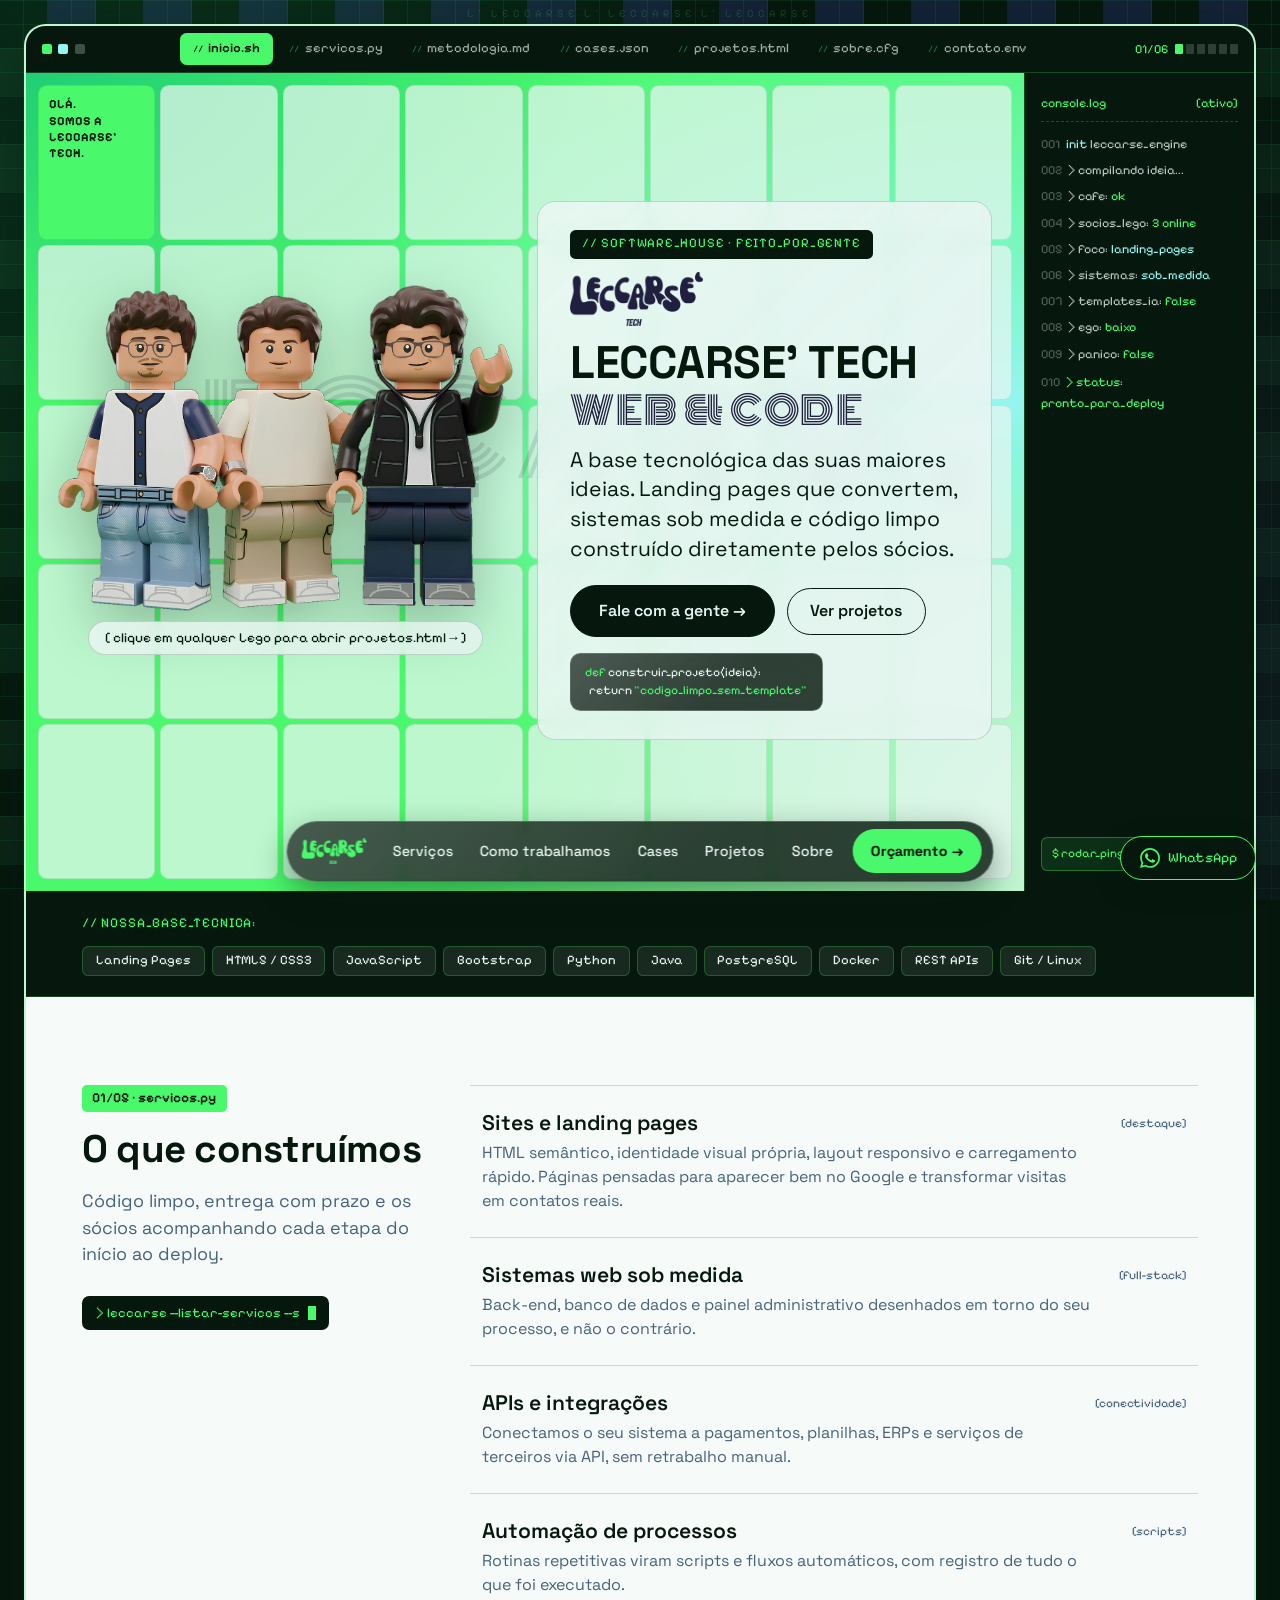
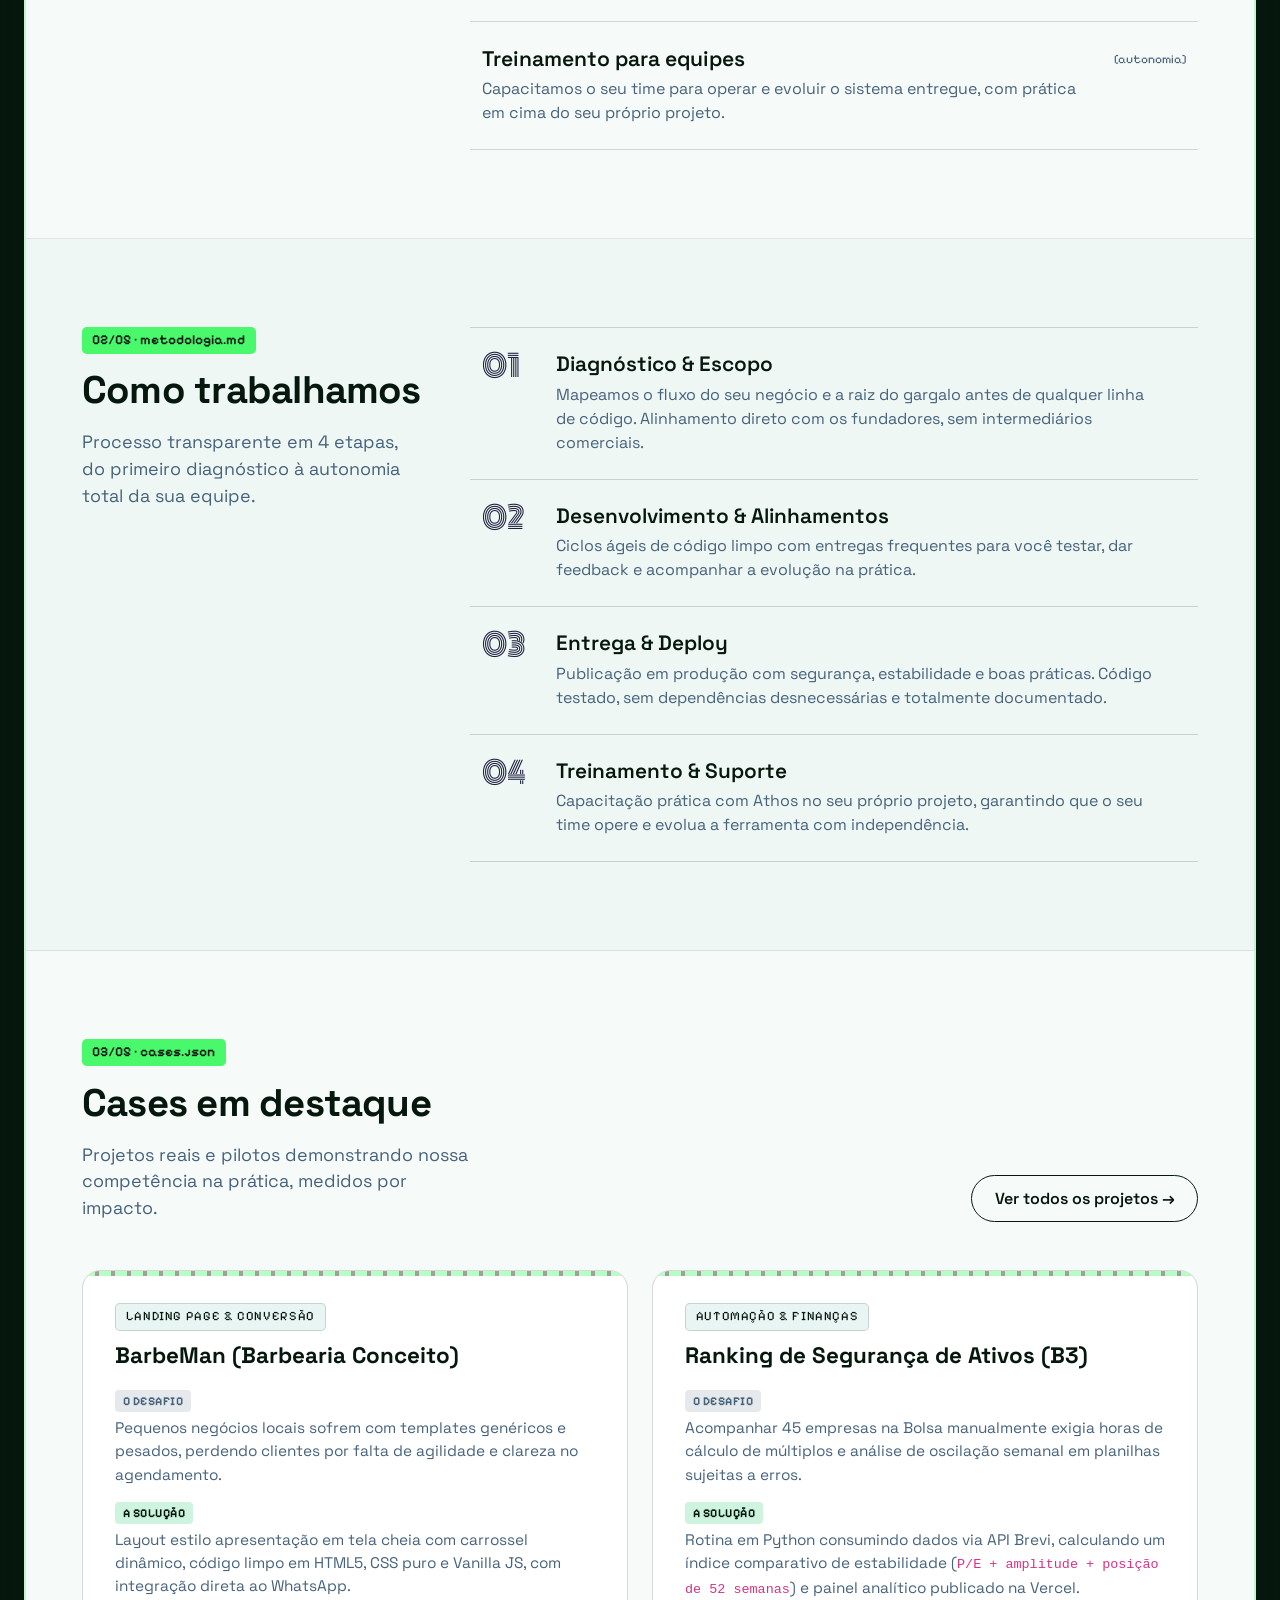
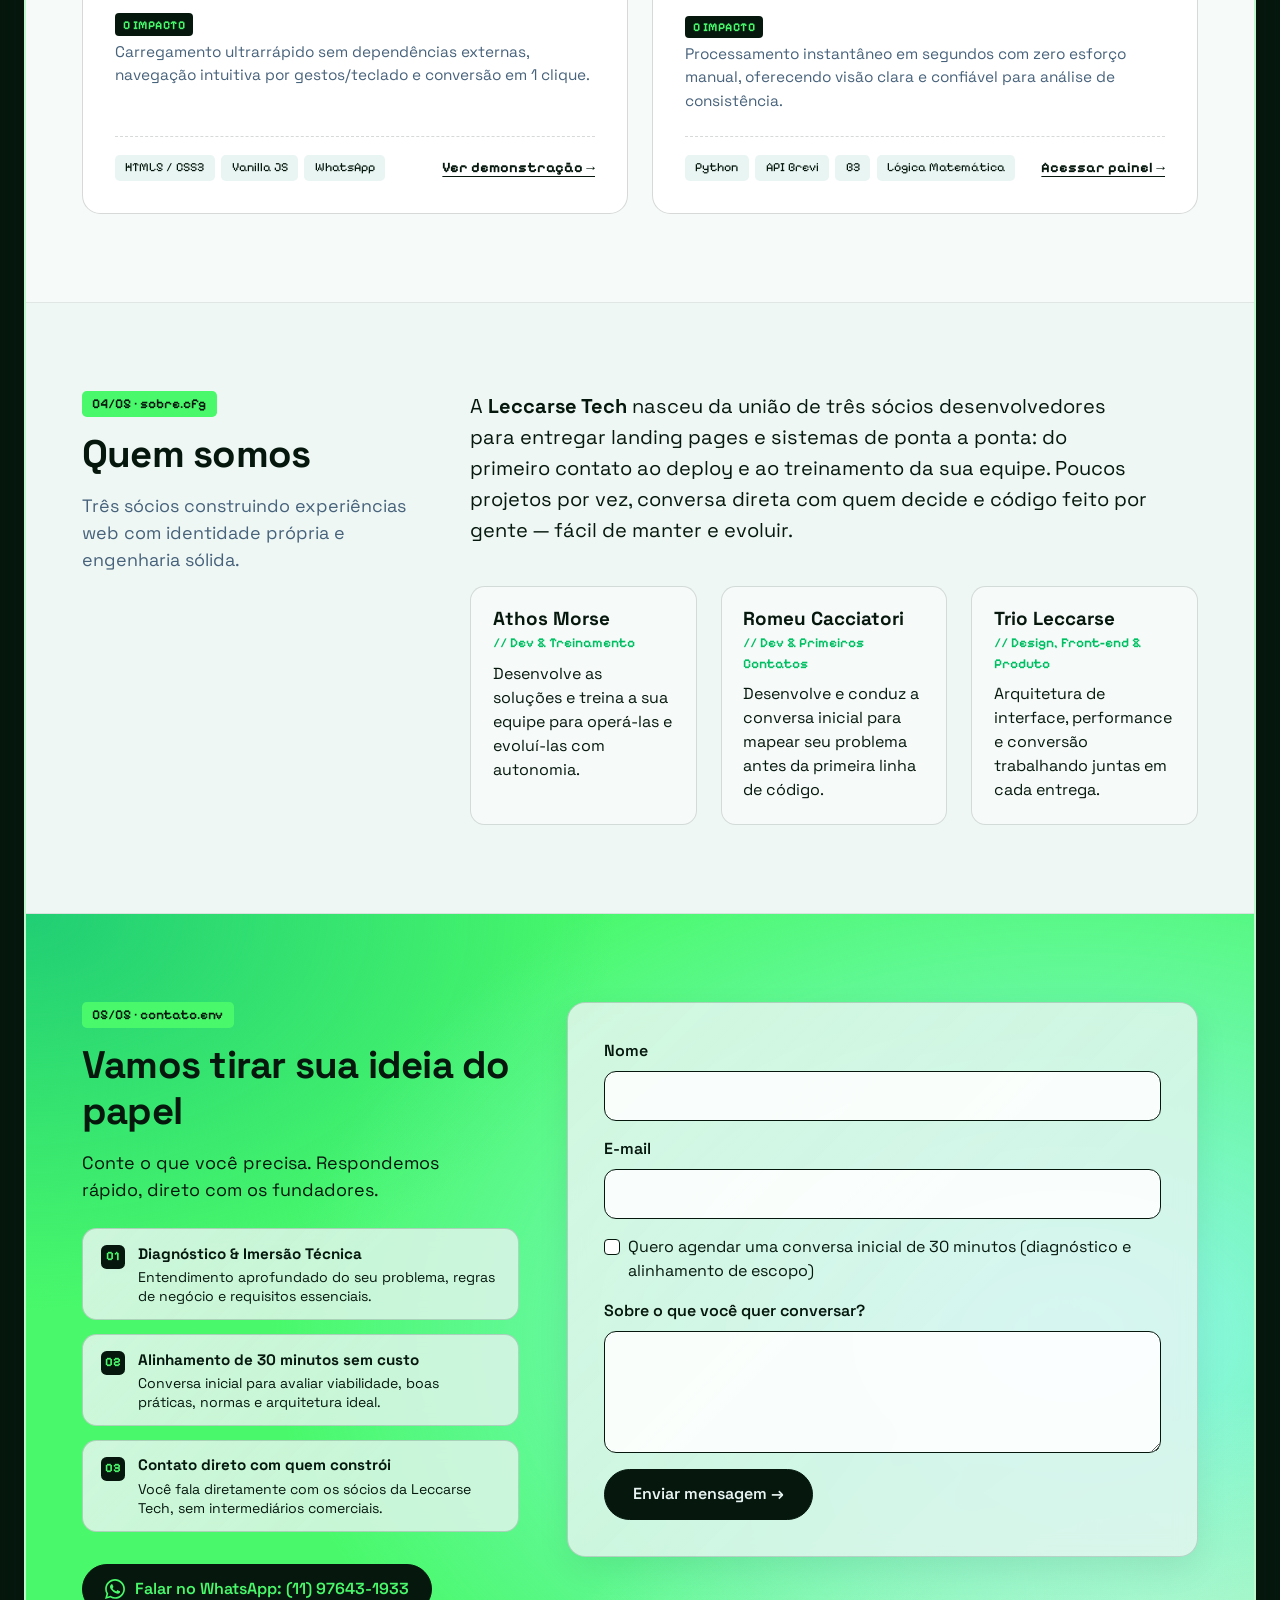
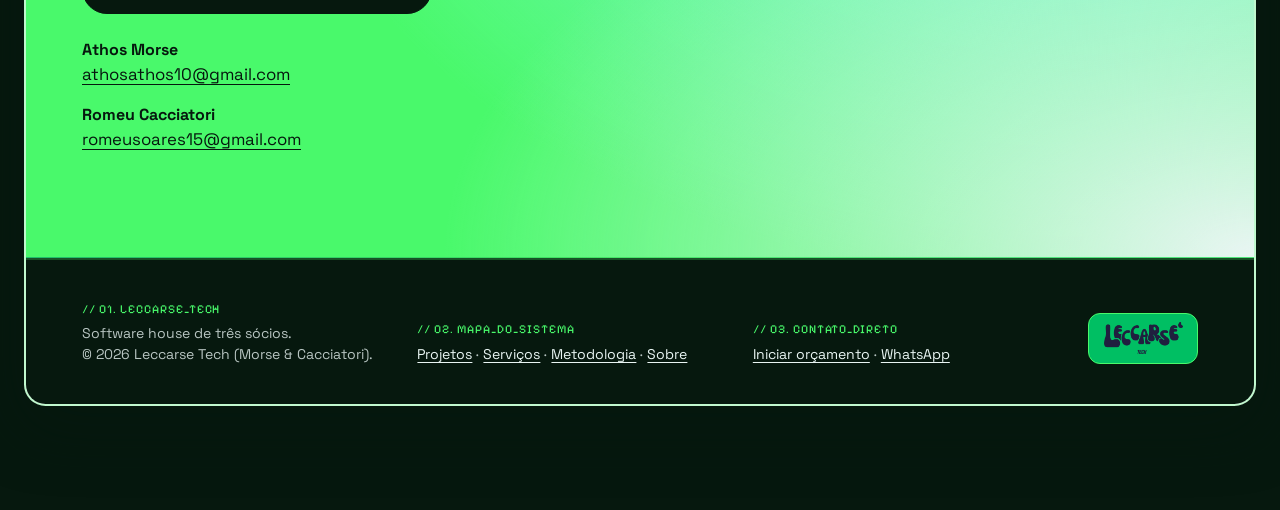
<file: index.html>
<!DOCTYPE html>
<html lang="pt-BR">
<head>
  <meta charset="UTF-8">
  <meta name="viewport" content="width=device-width, initial-scale=1">
  <title>Leccarse Tech | A base tecnológica das suas maiores ideias</title>
  <meta name="description" content="Leccarse Tech: software house especializada em landing pages de alta conversão, sistemas web sob medida, APIs e automação.">

  <!-- Favicon / Logo Leccarse Tech -->
  <link rel="icon" type="image/svg+xml" href="favicon.svg">
  <link rel="icon" type="image/png" sizes="48x48" href="img/favicon-48x48.png">
  <link rel="icon" type="image/png" sizes="192x192" href="img/favicon-192x192.png">
  <link rel="apple-touch-icon" href="img/apple-touch-icon.png">

  <!-- Open Graph / Redes Sociais -->
  <meta property="og:title" content="Leccarse Tech | A base tecnológica das suas maiores ideias">
  <meta property="og:description" content="Software house formada por três sócios: landing pages, sistemas web e integrações sob medida, feitos por gente.">
  <meta property="og:type" content="website">
  <meta property="og:image" content="img/favicon-512x512.png">

  <!-- Preload Hero Lego image for fast LCP -->
  <link rel="preload" as="image" href="img/lego-socios.webp" type="image/webp">

  <!-- Fontes: Space Grotesk (corpo), Monoton (display), Pixelify Sans (pixel) -->
  <link rel="preconnect" href="https://fonts.googleapis.com">
  <link rel="preconnect" href="https://fonts.gstatic.com" crossorigin>
  <link href="https://fonts.googleapis.com/css2?family=Monoton&family=Pixelify+Sans:wght@400;600;700&family=Space+Grotesk:wght@300;400;500;700&display=swap" rel="stylesheet">

  <!-- Bootstrap 5 (grid & utilities) -->
  <link href="https://cdn.jsdelivr.net/npm/bootstrap@5.3.3/dist/css/bootstrap.min.css" rel="stylesheet">

  <!-- Estilos customizados da Leccarse Tech -->
  <link href="style.css" rel="stylesheet">
</head>
<body>

  <a href="#inicio" class="skip-link">Pular para o conteúdo principal</a>

  <!-- ============ MOLDURA DE JANELA PRINCIPAL ============ -->
  <div class="app-window">

    <!-- Barra de Abas no Topo (Scroll-Spy + HUD Progress) -->
    <header class="window-topbar" aria-label="Indicador de seções da janela">
      <div class="window-dots" aria-hidden="true">
        <span class="window-dot window-dot--brand"></span>
        <span class="window-dot window-dot--navy"></span>
        <span class="window-dot"></span>
      </div>

      <nav aria-label="Abas de seção">
        <ul class="window-tabs">
          <li><a class="window-tab active" href="#inicio" data-section="inicio">inicio.sh</a></li>
          <li><a class="window-tab" href="#servicos" data-section="servicos">servicos.py</a></li>
          <li><a class="window-tab" href="#metodologia" data-section="metodologia">metodologia.md</a></li>
          <li><a class="window-tab" href="#cases" data-section="cases">cases.json</a></li>
          <li><a class="window-tab" href="projetos.html">projetos.html</a></li>
          <li><a class="window-tab" href="#sobre" data-section="sobre">sobre.cfg</a></li>
          <li><a class="window-tab" href="#contato" data-section="contato">contato.env</a></li>
        </ul>
      </nav>

      <div class="hud-progress" aria-hidden="true" title="Progresso de leitura">
        <span id="hud-counter">01/06</span>
        <div class="hud-segments">
          <span class="hud-seg filled"></span>
          <span class="hud-seg"></span>
          <span class="hud-seg"></span>
          <span class="hud-seg"></span>
          <span class="hud-seg"></span>
          <span class="hud-seg"></span>
        </div>
      </div>
    </header>

    <main>

      <!-- ============ HERO INTERATIVO + CONSOLE LATERAL ============ -->
      <div class="hero-shell">
        <section class="hero" id="inicio" aria-label="Apresentação Leccarse Tech">

          <!-- Camada 1: Grade Quadriculada Interativa (Scanner + Palavra Pixel) -->
          <div class="hero-grid-backdrop" aria-hidden="true">
            <!-- Linha 0 -->
            <div class="grid-cell grid-cell--accent" data-row="0" data-col="0">
              OLÁ.<br>SOMOS A<br>LECCARSE&apos;<br>TECH.
            </div>
            <div class="grid-cell" data-row="0" data-col="1"></div>
            <div class="grid-cell" data-row="0" data-col="2"></div>
            <div class="grid-cell" data-row="0" data-col="3"></div>
            <div class="grid-cell" data-row="0" data-col="4"></div>
            <div class="grid-cell" data-row="0" data-col="5"></div>
            <div class="grid-cell" data-row="0" data-col="6"></div>
            <div class="grid-cell" data-row="0" data-col="7"></div>
            <!-- Linha 1 -->
            <div class="grid-cell" data-row="1" data-col="0"></div>
            <div class="grid-cell" data-row="1" data-col="1"></div>
            <div class="grid-cell" data-row="1" data-col="2"></div>
            <div class="grid-cell" data-row="1" data-col="3"></div>
            <div class="grid-cell" data-row="1" data-col="4"></div>
            <div class="grid-cell" data-row="1" data-col="5"></div>
            <div class="grid-cell" data-row="1" data-col="6"></div>
            <div class="grid-cell" data-row="1" data-col="7"></div>
            <!-- Linha 2: LECCARSE distribuído nas células -->
            <div class="grid-cell" data-row="2" data-col="0">L</div>
            <div class="grid-cell" data-row="2" data-col="1">E</div>
            <div class="grid-cell" data-row="2" data-col="2">C</div>
            <div class="grid-cell" data-row="2" data-col="3">C</div>
            <div class="grid-cell" data-row="2" data-col="4">A</div>
            <div class="grid-cell" data-row="2" data-col="5">R</div>
            <div class="grid-cell" data-row="2" data-col="6">S</div>
            <div class="grid-cell" data-row="2" data-col="7">E</div>
            <!-- Linha 3 -->
            <div class="grid-cell" data-row="3" data-col="0"></div>
            <div class="grid-cell" data-row="3" data-col="1"></div>
            <div class="grid-cell" data-row="3" data-col="2"></div>
            <div class="grid-cell" data-row="3" data-col="3"></div>
            <div class="grid-cell" data-row="3" data-col="4"></div>
            <div class="grid-cell" data-row="3" data-col="5"></div>
            <div class="grid-cell" data-row="3" data-col="6"></div>
            <div class="grid-cell" data-row="3" data-col="7"></div>
            <!-- Linha 4 -->
            <div class="grid-cell" data-row="4" data-col="0"></div>
            <div class="grid-cell" data-row="4" data-col="1"></div>
            <div class="grid-cell" data-row="4" data-col="2"></div>
            <div class="grid-cell" data-row="4" data-col="3"></div>
            <div class="grid-cell" data-row="4" data-col="4"></div>
            <div class="grid-cell" data-row="4" data-col="5"></div>
            <div class="grid-cell" data-row="4" data-col="6"></div>
            <div class="grid-cell" data-row="4" data-col="7"></div>
          </div>

          <!-- Palavra Display sobreposta entre a grade e os Legos (Ponto Display 1/3) -->
          <div class="hero-display-backdrop" aria-hidden="true">LECCARSE</div>

          <div class="container hero-stage">
            <div class="row align-items-center g-4">

              <!-- Camada 2: Trio de Sócios em Lego (Individualmente Clicáveis + Tilt 3D) -->
              <div class="col-lg-6 text-center">
                <div class="hero-lego-scene">
                  <picture class="hero-lego-picture">
                    <source srcset="img/lego-socios.webp" type="image/webp">
                    <img src="img/lego-socios.png" width="1301" height="931" fetchpriority="high"
                         alt="Os três sócios da Leccarse Tech em versão LEGO lado a lado; o da direita usa fones e acena. Clique em qualquer sócio para ver nossos projetos.">
                  </picture>

                  <!-- 3 áreas clicáveis independentes (uma para cada boneco Lego) -->
                  <div class="lego-hotspots" role="group" aria-label="Sócios da Leccarse Tech em Lego">
                    <a href="projetos.html" class="lego-partner-link"
                       aria-label="Sócio 1 da Leccarse Tech — Ver projetos da Leccarse Tech">
                      <span class="lego-partner-tag">[01] Dev &amp; Treinamento &rarr;</span>
                    </a>
                    <a href="projetos.html" class="lego-partner-link"
                       aria-label="Sócio 2 da Leccarse Tech — Ver projetos da Leccarse Tech">
                      <span class="lego-partner-tag">[02] Front-end &amp; Landing Pages &rarr;</span>
                    </a>
                    <a href="projetos.html" class="lego-partner-link"
                       aria-label="Sócio 3 da Leccarse Tech — Ver projetos da Leccarse Tech">
                      <span class="lego-partner-tag">[03] Dev &amp; Primeiros Contatos &rarr;</span>
                    </a>
                  </div>
                </div>

                <div class="avatar-hint-bar">
                  <a href="projetos.html" class="avatar-hint glass-light">
                    <span>[ clique em qualquer Lego para abrir projetos.html &rarr; ]</span>
                  </a>
                </div>
              </div>

              <!-- Camada 3: Card de Vidro Fosco com Headline e CTA -->
              <div class="col-lg-6">
                <div class="hero-content-card glass-light">
                  <span class="hero-kicker">// software_house · feito_por_gente</span>

                  <div class="hero-brand-lockup">
                    <picture>
                      <source srcset="img/logo-leccarse-navy.webp" type="image/webp">
                      <img src="img/logo-leccarse-navy.png" width="600" height="243"
                           class="hero-logo-img" alt="Logotipo Leccarse Tech">
                    </picture>
                  </div>

                  <h1>
                    Leccarse&apos; Tech
                    <span class="hero-display-word">WEB &amp; CODE</span>
                  </h1>

                  <p class="hero-sub">
                    A base tecnológica das suas maiores ideias. Landing pages que convertem, sistemas sob medida e código limpo construído diretamente pelos sócios.
                  </p>

                  <div class="hero-actions">
                    <a href="#contato" class="btn btn-ink">Fale com a gente &rarr;</a>
                    <a href="projetos.html" class="btn-outline-ink">Ver projetos</a>
                  </div>

                  <div class="hero-code-float glass-dark" aria-hidden="true">
                    <div><span class="code-hl">def</span> construir_projeto(ideia):</div>
                    <div>&nbsp;&nbsp;return <span class="code-hl">&quot;codigo_limpo_sem_template&quot;</span></div>
                  </div>
                </div>
              </div>

            </div>
          </div>

        </section>

        <!-- Painel de Console Lateral Decorativo (Seção 4.4 — Apenas Desktop Largo) -->
        <aside class="hero-console" aria-hidden="true">
          <div>
            <div class="console-header">
              <span>console.log</span>
              <span>[ativo]</span>
            </div>
            <ul class="console-lines">
              <li><span class="console-num">001</span><span class="console-kw">init</span> leccarse_engine</li>
              <li><span class="console-num">002</span>&gt; compilando ideia...</li>
              <li><span class="console-num">003</span>&gt; cafe: <span class="console-ok">ok</span></li>
              <li><span class="console-num">004</span>&gt; socios_lego: <span class="console-ok">3 online</span></li>
              <li><span class="console-num">005</span>&gt; foco: <span class="console-kw">landing_pages</span></li>
              <li><span class="console-num">006</span>&gt; sistemas: <span class="console-kw">sob_medida</span></li>
              <li><span class="console-num">007</span>&gt; templates_ia: <span class="console-ok">false</span></li>
              <li><span class="console-num">008</span>&gt; ego: <span class="console-ok">baixo</span></li>
              <li><span class="console-num">009</span>&gt; panico: <span class="console-ok">false</span></li>
              <li class="mt-2"><span class="console-num">010</span><span id="console-easter-output" class="console-ok">&gt; status: pronto_para_deploy</span></li>
            </ul>
          </div>

          <button type="button" id="console-easter-btn" class="console-easter-btn" tabindex="-1">
            $ rodar_ping() &crarr;
          </button>
        </aside>
      </div>

      <!-- ============ STACK TECNOLÓGICO ============ -->
      <div class="tech-strip">
        <div class="container">
          <div class="tech-strip-inner">
            <span class="tech-strip-label">// nossa_base_tecnica:</span>
            <div class="tech-strip-badges">
              <span class="tech-pill">Landing Pages</span>
              <span class="tech-pill">HTML5 / CSS3</span>
              <span class="tech-pill">JavaScript</span>
              <span class="tech-pill">Bootstrap</span>
              <span class="tech-pill">Python</span>
              <span class="tech-pill">Java</span>
              <span class="tech-pill">PostgreSQL</span>
              <span class="tech-pill">Docker</span>
              <span class="tech-pill">REST APIs</span>
              <span class="tech-pill">Git / Linux</span>
            </div>
          </div>
        </div>
      </div>

      <!-- ============ SERVIÇOS (01/05) ============ -->
      <section class="section section-light" id="servicos">
        <div class="container">
          <div class="row g-5">
            <div class="col-lg-4">
              <span class="section-index">01/05 · servicos.py</span>
              <h2>O que construímos</h2>
              <p class="lead-muted">Código limpo, entrega com prazo e os sócios acompanhando cada etapa do início ao deploy.</p>
              <div class="section-terminal-bar" aria-hidden="true">
                <span id="services-typewriter" data-text="> leccarse --listar-servicos --sob-medida">&gt; leccarse --listar-servicos</span>
                <span class="terminal-cursor"></span>
              </div>
            </div>
            <div class="col-lg-8">
              <ul class="service-list">
                <li class="reveal-grid-item">
                  <h3>
                    <span>Sites e landing pages</span>
                    <span class="service-tag-pixel">[destaque]</span>
                  </h3>
                  <p>HTML semântico, identidade visual própria, layout responsivo e carregamento rápido. Páginas pensadas para aparecer bem no Google e transformar visitas em contatos reais.</p>
                </li>
                <li class="reveal-grid-item">
                  <h3>
                    <span>Sistemas web sob medida</span>
                    <span class="service-tag-pixel">[full-stack]</span>
                  </h3>
                  <p>Back-end, banco de dados e painel administrativo desenhados em torno do seu processo, e não o contrário.</p>
                </li>
                <li class="reveal-grid-item">
                  <h3>
                    <span>APIs e integrações</span>
                    <span class="service-tag-pixel">[conectividade]</span>
                  </h3>
                  <p>Conectamos o seu sistema a pagamentos, planilhas, ERPs e serviços de terceiros via API, sem retrabalho manual.</p>
                </li>
                <li class="reveal-grid-item">
                  <h3>
                    <span>Automação de processos</span>
                    <span class="service-tag-pixel">[scripts]</span>
                  </h3>
                  <p>Rotinas repetitivas viram scripts e fluxos automáticos, com registro de tudo o que foi executado.</p>
                </li>
                <li class="reveal-grid-item">
                  <h3>
                    <span>Treinamento para equipes</span>
                    <span class="service-tag-pixel">[autonomia]</span>
                  </h3>
                  <p>Capacitamos o seu time para operar e evoluir o sistema entregue, com prática em cima do seu próprio projeto.</p>
                </li>
              </ul>
            </div>
          </div>
        </div>
      </section>

      <!-- ============ COMO TRABALHAMOS / METODOLOGIA (02/05) ============ -->
      <section class="section" id="metodologia">
        <div class="container">
          <div class="row g-5">
            <div class="col-lg-4">
              <span class="section-index">02/05 · metodologia.md</span>
              <h2>Como trabalhamos</h2>
              <p class="lead-muted">Processo transparente em 4 etapas, do primeiro diagnóstico à autonomia total da sua equipe.</p>
            </div>
            <div class="col-lg-8">
              <div class="workflow-steps">
                <div class="workflow-item reveal-grid-item">
                  <span class="step-num">01</span>
                  <div class="step-body">
                    <h3>Diagnóstico &amp; Escopo</h3>
                    <p>Mapeamos o fluxo do seu negócio e a raiz do gargalo antes de qualquer linha de código. Alinhamento direto com os fundadores, sem intermediários comerciais.</p>
                  </div>
                </div>
                <div class="workflow-item reveal-grid-item">
                  <span class="step-num">02</span>
                  <div class="step-body">
                    <h3>Desenvolvimento &amp; Alinhamentos</h3>
                    <p>Ciclos ágeis de código limpo com entregas frequentes para você testar, dar feedback e acompanhar a evolução na prática.</p>
                  </div>
                </div>
                <div class="workflow-item reveal-grid-item">
                  <span class="step-num">03</span>
                  <div class="step-body">
                    <h3>Entrega &amp; Deploy</h3>
                    <p>Publicação em produção com segurança, estabilidade e boas práticas. Código testado, sem dependências desnecessárias e totalmente documentado.</p>
                  </div>
                </div>
                <div class="workflow-item reveal-grid-item">
                  <span class="step-num">04</span>
                  <div class="step-body">
                    <h3>Treinamento &amp; Suporte</h3>
                    <p>Capacitação prática com Athos no seu próprio projeto, garantindo que o seu time opere e evolua a ferramenta com independência.</p>
                  </div>
                </div>
              </div>
            </div>
          </div>
        </div>
      </section>

      <!-- ============ CASES & PORTFÓLIO (03/05) ============ -->
      <section class="section section-light" id="cases">
        <div class="container">
          <div class="row g-4 mb-5 align-items-end">
            <div class="col-lg-8">
              <span class="section-index">03/05 · cases.json</span>
              <h2>Cases em destaque</h2>
              <p class="lead-muted mb-0">Projetos reais e pilotos demonstrando nossa competência na prática, medidos por impacto.</p>
            </div>
            <div class="col-lg-4 text-lg-end">
              <a href="projetos.html" class="btn-outline-ink">Ver todos os projetos &rarr;</a>
            </div>
          </div>

          <div class="row g-4">
            <!-- CASE 1: BarbeMan (Landing Page & Conversão) -->
            <div class="col-lg-6">
              <article class="case-card reveal-grid-item">
                <div class="case-header">
                  <span class="case-badge">Landing Page &amp; Conversão</span>
                  <h3 class="case-title">BarbeMan (Barbearia Conceito)</h3>
                </div>
                <div class="case-flow">
                  <div class="flow-step">
                    <span class="flow-tag flow-problem">O Desafio</span>
                    <p>Pequenos negócios locais sofrem com templates genéricos e pesados, perdendo clientes por falta de agilidade e clareza no agendamento.</p>
                  </div>
                  <div class="flow-step">
                    <span class="flow-tag flow-solution">A Solução</span>
                    <p>Layout estilo apresentação em tela cheia com carrossel dinâmico, código limpo em HTML5, CSS puro e Vanilla JS, com integração direta ao WhatsApp.</p>
                  </div>
                  <div class="flow-step">
                    <span class="flow-tag flow-result">O Impacto</span>
                    <p>Carregamento ultrarrápido sem dependências externas, navegação intuitiva por gestos/teclado e conversão em 1 clique.</p>
                  </div>
                </div>
                <div class="case-footer">
                  <div class="case-techs">
                    <span class="tech-tag">HTML5 / CSS3</span>
                    <span class="tech-tag">Vanilla JS</span>
                    <span class="tech-tag">WhatsApp</span>
                  </div>
                  <a href="projetos/barbeman/index.html" class="case-link" target="_blank" rel="noopener">Ver demonstração &rarr;</a>
                </div>
              </article>
            </div>

            <!-- CASE 2: Automação Financeira B3 -->
            <div class="col-lg-6">
              <article class="case-card reveal-grid-item">
                <div class="case-header">
                  <span class="case-badge">Automação &amp; Finanças</span>
                  <h3 class="case-title">Ranking de Segurança de Ativos (B3)</h3>
                </div>
                <div class="case-flow">
                  <div class="flow-step">
                    <span class="flow-tag flow-problem">O Desafio</span>
                    <p>Acompanhar 45 empresas na Bolsa manualmente exigia horas de cálculo de múltiplos e análise de oscilação semanal em planilhas sujeitas a erros.</p>
                  </div>
                  <div class="flow-step">
                    <span class="flow-tag flow-solution">A Solução</span>
                    <p>Rotina em Python consumindo dados via API Brevi, calculando um índice comparativo de estabilidade (<code>P/E + amplitude + posição de 52 semanas</code>) e painel analítico publicado na Vercel.</p>
                  </div>
                  <div class="flow-step">
                    <span class="flow-tag flow-result">O Impacto</span>
                    <p>Processamento instantâneo em segundos com zero esforço manual, oferecendo visão clara e confiável para análise de consistência.</p>
                  </div>
                </div>
                <div class="case-footer">
                  <div class="case-techs">
                    <span class="tech-tag">Python</span>
                    <span class="tech-tag">API Brevi</span>
                    <span class="tech-tag">B3</span>
                    <span class="tech-tag">Lógica Matemática</span>
                  </div>
                  <a href="https://finance-analystic-qv4s5uhey-athos6.vercel.app/" class="case-link" target="_blank" rel="noopener">Acessar painel &rarr;</a>
                </div>
              </article>
            </div>
          </div>
        </div>
      </section>

      <!-- ============ SOBRE (04/05) ============ -->
      <section class="section" id="sobre">
        <div class="container">
          <div class="row g-5">
            <div class="col-lg-4">
              <span class="section-index">04/05 · sobre.cfg</span>
              <h2>Quem somos</h2>
              <p class="lead-muted">Três sócios construindo experiências web com identidade própria e engenharia sólida.</p>
            </div>
            <div class="col-lg-8">
              <p class="about-text">
                A <strong>Leccarse Tech</strong> nasceu da união de três sócios desenvolvedores para entregar landing pages e sistemas de ponta a ponta: do primeiro contato ao deploy e ao treinamento da sua equipe. Poucos projetos por vez, conversa direta com quem decide e código feito por gente — fácil de manter e evoluir.
              </p>
              <div class="row g-4 mt-2">
                <div class="col-md-4">
                  <div class="partner-card reveal-grid-item">
                    <h3 class="person">Athos Morse</h3>
                    <p class="role">// Dev &amp; Treinamento</p>
                    <p class="mb-0">Desenvolve as soluções e treina a sua equipe para operá-las e evoluí-las com autonomia.</p>
                  </div>
                </div>
                <div class="col-md-4">
                  <div class="partner-card reveal-grid-item">
                    <h3 class="person">Romeu Cacciatori</h3>
                    <p class="role">// Dev &amp; Primeiros Contatos</p>
                    <p class="mb-0">Desenvolve e conduz a conversa inicial para mapear seu problema antes da primeira linha de código.</p>
                  </div>
                </div>
                <div class="col-md-4">
                  <div class="partner-card reveal-grid-item">
                    <h3 class="person">Trio Leccarse</h3>
                    <p class="role">// Design, Front-end &amp; Produto</p>
                    <p class="mb-0">Arquitetura de interface, performance e conversão trabalhando juntas em cada entrega.</p>
                  </div>
                </div>
              </div>
            </div>
          </div>
        </div>
      </section>

      <!-- ============ CONTATO COM VIDRO FOSCO (05/05) ============ -->
      <section class="section section-gradient" id="contato">
        <div class="container">
          <div class="row g-5 align-items-start">
            <div class="col-lg-5">
              <span class="section-index">05/05 · contato.env</span>
              <h2>Vamos tirar sua ideia do papel</h2>
              <p class="lead-ink">Conte o que você precisa. Respondemos rápido, direto com os fundadores.</p>

              <!-- Vantagens do contato e da conversa inicial -->
              <div class="contact-perks">
                <div class="perk-item glass-light">
                  <span class="perk-icon" aria-hidden="true">01</span>
                  <div>
                    <strong>Diagnóstico &amp; Imersão Técnica</strong>
                    <p>Entendimento aprofundado do seu problema, regras de negócio e requisitos essenciais.</p>
                  </div>
                </div>
                <div class="perk-item glass-light">
                  <span class="perk-icon" aria-hidden="true">02</span>
                  <div>
                    <strong>Alinhamento de 30 minutos sem custo</strong>
                    <p>Conversa inicial para avaliar viabilidade, boas práticas, normas e arquitetura ideal.</p>
                  </div>
                </div>
                <div class="perk-item glass-light">
                  <span class="perk-icon" aria-hidden="true">03</span>
                  <div>
                    <strong>Contato direto com quem constrói</strong>
                    <p>Você fala diretamente com os sócios da Leccarse Tech, sem intermediários comerciais.</p>
                  </div>
                </div>
              </div>

              <!-- Canais diretos de contato -->
              <div class="contact-channels mt-4">
                <div class="mb-3">
                  <a href="https://wa.me/5511976431933?text=Ol%C3%A1%2C%20Morse%20%26%20Cacciatori!%20Gostaria%20de%20conversar%20sobre%20um%20projeto." target="_blank" rel="noopener noreferrer" class="btn-whatsapp" aria-label="Conversar pelo WhatsApp">
                    <svg width="20" height="20" viewBox="0 0 24 24" fill="currentColor" aria-hidden="true">
                      <path d="M.057 24l1.687-6.163c-1.041-1.804-1.588-3.849-1.587-5.946.003-6.556 5.338-11.891 11.893-11.891 3.181.001 6.167 1.24 8.413 3.488 2.245 2.248 3.481 5.236 3.48 8.414-.003 6.557-5.338 11.892-11.893 11.892-1.99-.001-3.951-.5-5.688-1.448l-6.305 1.654zm6.597-3.807c1.676.995 3.276 1.591 5.392 1.592 5.448 0 9.886-4.434 9.889-9.885.002-5.462-4.415-9.89-9.881-9.892-5.452 0-9.887 4.434-9.889 9.884-.001 2.225.651 3.891 1.746 5.634l-.999 3.648 3.742-.981zm11.387-5.464c-.074-.124-.272-.198-.57-.347-.297-.149-1.758-.868-2.031-.967-.272-.099-.47-.149-.669.149-.198.297-.768.967-.941 1.165-.173.198-.347.223-.644.074-.297-.149-1.255-.462-2.39-1.475-.883-.788-1.48-1.761-1.653-2.059-.173-.297-.018-.458.13-.606.134-.133.297-.347.446-.521.151-.172.2-.296.3-.495.099-.198.05-.372-.025-.521-.075-.148-.669-1.611-.916-2.206-.242-.579-.487-.501-.669-.51l-.57-.01c-.198 0-.52.074-.792.372s-1.04 1.016-1.04 2.479 1.065 2.876 1.213 3.074c.149.198 2.095 3.2 5.076 4.487.709.306 1.263.489 1.694.626.712.226 1.36.194 1.872.118.571-.085 1.758-.719 2.006-1.413.248-.695.248-1.29.173-1.414z"/>
                    </svg>
                    <span>Falar no WhatsApp: (11) 97643-1933</span>
                  </a>
                </div>
                <ul class="contact-links">
                  <li>
                    <span class="contact-name">Athos Morse</span>
                    <a href="mailto:athosathos10@gmail.com">athosathos10@gmail.com</a>
                  </li>
                  <li>
                    <span class="contact-name">Romeu Cacciatori</span>
                    <a href="mailto:romeusoares15@gmail.com">romeusoares15@gmail.com</a>
                  </li>
                </ul>
              </div>
            </div>

            <div class="col-lg-7">
              <div class="contact-glass-panel glass-light">
                <form action="https://formspree.io/f/mqpeylew" method="POST" class="contact-form" id="form-contato">
                  <input type="hidden" name="_subject" value="Novo contato pelo site Leccarse Tech (Morse & Cacciatori)">
                  <div class="mb-3">
                    <label for="nome" class="form-label">Nome</label>
                    <input type="text" class="form-control" id="nome" name="nome" autocomplete="name" required>
                  </div>
                  <div class="mb-3">
                    <label for="email" class="form-label">E-mail</label>
                    <input type="email" class="form-control" id="email" name="email" autocomplete="email" required>
                  </div>
                  <div class="mb-3 form-check">
                    <input type="checkbox" class="form-check-input" id="agendar_chamada" name="agendar_chamada" value="Sim, quero agendar conversa de 30min">
                    <label class="form-check-label" for="agendar_chamada">
                      Quero agendar uma conversa inicial de 30 minutos (diagnóstico e alinhamento de escopo)
                    </label>
                  </div>
                  <div class="mb-3">
                    <label for="mensagem" class="form-label">Sobre o que você quer conversar?</label>
                    <textarea class="form-control" id="mensagem" name="mensagem" rows="4" required></textarea>
                  </div>
                  <button type="submit" id="btn-submit" class="btn btn-ink">Enviar mensagem &rarr;</button>
                  <div id="form-status" class="form-status d-none mt-3" role="alert"></div>
                </form>
              </div>
            </div>
          </div>
        </div>
      </section>

    </main>

    <!-- ============ RODAPÉ EM MICROTEXTOS + SELO (Seção 4.5, Ref 2) ============ -->
    <footer class="site-footer">
      <div class="container">
        <div class="footer-grid">
          <div>
            <span class="footer-col-label">// 01. leccarse_tech</span>
            <p class="footer-microtext">
              Software house de três sócios.<br>
              &copy; 2026 Leccarse Tech (Morse &amp; Cacciatori).
            </p>
          </div>
          <div>
            <span class="footer-col-label">// 02. mapa_do_sistema</span>
            <p class="footer-microtext">
              <a href="projetos.html">Projetos</a> &middot;
              <a href="#servicos">Serviços</a> &middot;
              <a href="#metodologia">Metodologia</a> &middot;
              <a href="#sobre">Sobre</a>
            </p>
          </div>
          <div>
            <span class="footer-col-label">// 03. contato_direto</span>
            <p class="footer-microtext">
              <a href="#contato">Iniciar orçamento</a> &middot;
              <a href="https://wa.me/5511976431933" target="_blank" rel="noopener noreferrer">WhatsApp</a>
            </p>
          </div>
          <div class="text-md-end">
            <a href="#inicio" class="footer-seal" aria-label="Voltar ao topo — Leccarse Tech">
              <picture>
                <source srcset="img/logo-leccarse-navy.webp" type="image/webp">
                <img src="img/logo-leccarse-navy.png" width="600" height="243" alt="Selo Leccarse Tech">
              </picture>
            </a>
          </div>
        </div>
      </div>
    </footer>

  </div><!-- /.app-window -->

  <!-- ============ NAVEGAÇÃO EM PÍLULA FLUTUANTE NA BASE (Seção 4.3, Ref 1) ============ -->
  <div class="nav-pill-wrapper">
    <nav class="nav-pill glass-dark" aria-label="Navegação principal">
      <a class="nav-pill-brand" href="#inicio" aria-label="Leccarse Tech — Início">
        <picture>
          <source srcset="img/logo-leccarse-verde.webp" type="image/webp">
          <img src="img/logo-leccarse-verde.png" width="600" height="243" class="nav-pill-logo" alt="Leccarse Tech">
        </picture>
      </a>

      <button type="button" class="nav-pill-toggle" id="nav-pill-toggle"
              aria-controls="nav-pill-links" aria-expanded="false" aria-label="Alternar menu de navegação">
        [ menu ]
      </button>

      <ul class="nav-pill-links" id="nav-pill-links">
        <li><a class="nav-pill-link" href="#servicos" data-section="servicos">Serviços</a></li>
        <li><a class="nav-pill-link" href="#metodologia" data-section="metodologia">Como trabalhamos</a></li>
        <li><a class="nav-pill-link" href="#cases" data-section="cases">Cases</a></li>
        <li><a class="nav-pill-link" href="projetos.html">Projetos</a></li>
        <li><a class="nav-pill-link" href="#sobre" data-section="sobre">Sobre</a></li>
      </ul>

      <a href="#contato" class="nav-pill-cta">Orçamento &rarr;</a>
    </nav>
  </div>

  <!-- Botão flutuante do WhatsApp -->
  <a href="https://wa.me/5511976431933?text=Ol%C3%A1%2C%20Morse%20%26%20Cacciatori!%20Gostaria%20de%20conversar%20sobre%20um%20projeto."
     class="btn-whatsapp-float"
     target="_blank"
     rel="noopener noreferrer"
     aria-label="Falar no WhatsApp com Leccarse Tech"
     title="Falar no WhatsApp: (11) 97643-1933">
    <svg width="20" height="20" viewBox="0 0 24 24" fill="currentColor" aria-hidden="true">
      <path d="M.057 24l1.687-6.163c-1.041-1.804-1.588-3.849-1.587-5.946.003-6.556 5.338-11.891 11.893-11.891 3.181.001 6.167 1.24 8.413 3.488 2.245 2.248 3.481 5.236 3.48 8.414-.003 6.557-5.338 11.892-11.893 11.892-1.99-.001-3.951-.5-5.688-1.448l-6.305 1.654zm6.597-3.807c1.676.995 3.276 1.591 5.392 1.592 5.448 0 9.886-4.434 9.889-9.885.002-5.462-4.415-9.89-9.881-9.892-5.452 0-9.887 4.434-9.889 9.884-.001 2.225.651 3.891 1.746 5.634l-.999 3.648 3.742-.981zm11.387-5.464c-.074-.124-.272-.198-.57-.347-.297-.149-1.758-.868-2.031-.967-.272-.099-.47-.149-.669.149-.198.297-.768.967-.941 1.165-.173.198-.347.223-.644.074-.297-.149-1.255-.462-2.39-1.475-.883-.788-1.48-1.761-1.653-2.059-.173-.297-.018-.458.13-.606.134-.133.297-.347.446-.521.151-.172.2-.296.3-.495.099-.198.05-.372-.025-.521-.075-.148-.669-1.611-.916-2.206-.242-.579-.487-.501-.669-.51l-.57-.01c-.198 0-.52.074-.792.372s-1.04 1.016-1.04 2.479 1.065 2.876 1.213 3.074c.149.198 2.095 3.2 5.076 4.487.709.306 1.263.489 1.694.626.712.226 1.36.194 1.872.118.571-.085 1.758-.719 2.006-1.413.248-.695.248-1.29.173-1.414z"/>
    </svg>
    <span class="btn-whatsapp-text">WhatsApp</span>
  </a>

  <script src="script.js" defer></script>
</body>
</html>
</file>
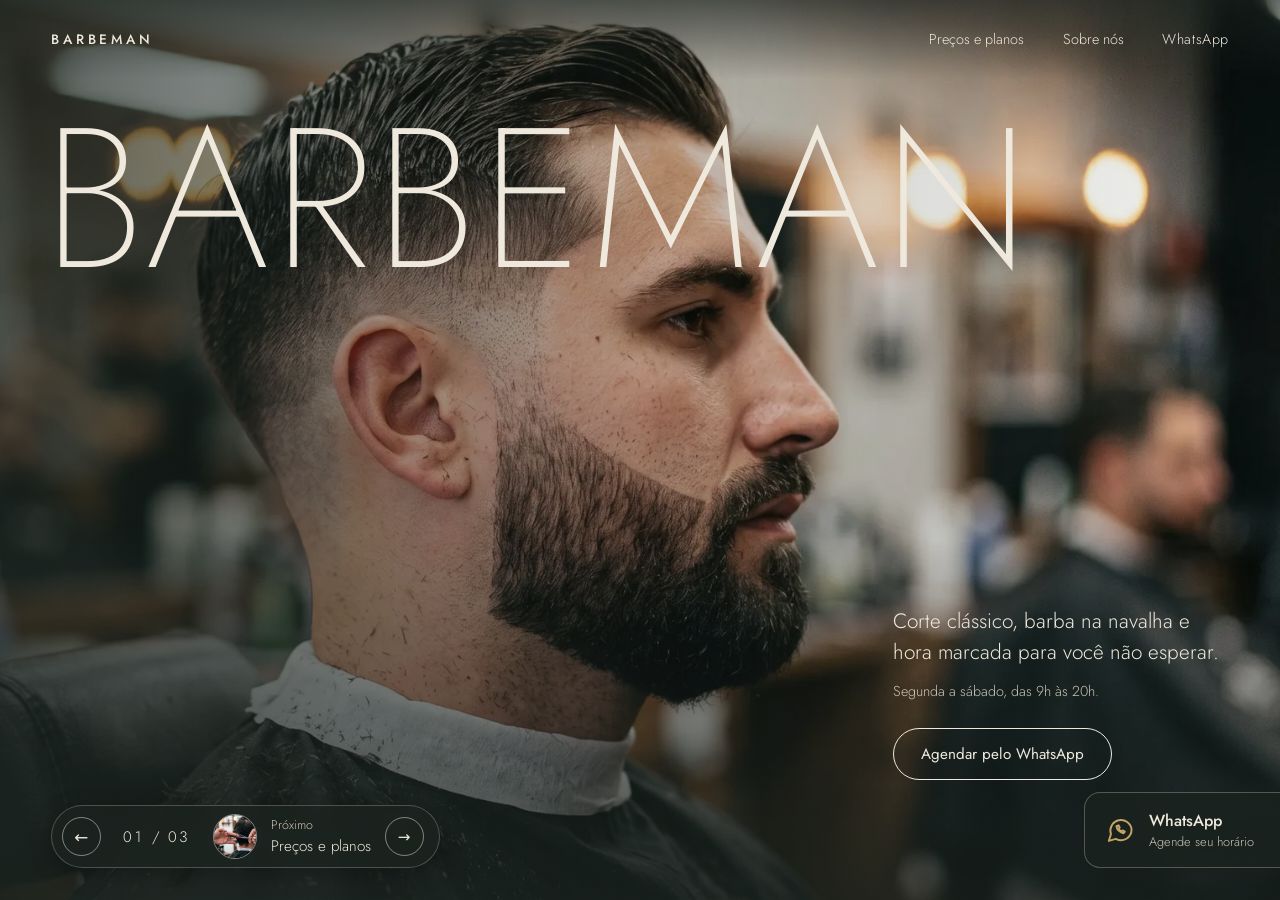
<file: projetos/barbeman/index.html>
<!DOCTYPE html>
<html lang="pt-BR">
<head>
<meta charset="UTF-8">
<meta name="viewport" content="width=device-width, initial-scale=1">
<title>BarbeMan | Barbearia (projeto fictício de demonstração)</title>
<meta name="description" content="BarbeMan: corte clássico, barba na navalha e hora marcada. Projeto fictício de demonstração.">
<meta name="robots" content="noindex, nofollow">

<!-- Favicon SVG -->
<link rel="icon" type="image/svg+xml" href="data:image/svg+xml,%3Csvg xmlns='http://www.w3.org/2000/svg' viewBox='0 0 32 32'%3E%3Crect width='32' height='32' fill='%231b231f' rx='6'/%3E%3Ctext x='50%25' y='68%25' fill='%23c4a463' font-family='sans-serif' font-size='20' font-weight='200' text-anchor='middle'%3EB%3C/text%3E%3C/svg%3E">

<!-- Open Graph / Compartilhamento Social -->
<meta property="og:title" content="BarbeMan | Barbearia (Projeto Fictício de Demonstração)">
<meta property="og:description" content="Design minimalista em tela cheia com corte clássico, barba na navalha e agendamento via WhatsApp. Desenvolvido por Morse & Cacciatori.">
<meta property="og:type" content="website">
<meta property="og:image" content="img/perfil-degrade.jpg">
<meta name="twitter:card" content="summary_large_image">

<link rel="preconnect" href="https://fonts.googleapis.com">
<link rel="preconnect" href="https://fonts.gstatic.com" crossorigin>
<link href="https://fonts.googleapis.com/css2?family=Jost:wght@200;300;400;500&display=swap" rel="stylesheet">
<style>
:root{
  --musgo:#1b231f;      /* fundo e escurecimento das fotos */
  --osso:#eee9dc;       /* texto principal */
  --osso-2:#c9c4b6;     /* texto de apoio */
  --latao:#c4a463;      /* detalhes (preços, linha ativa) */
  --fonte:"Jost","Century Gothic","Segoe UI",system-ui,sans-serif;
  --margem:clamp(1.1rem,4vw,3.25rem);
}
*{box-sizing:border-box}
html,body{height:100%;margin:0}
body{background:var(--musgo);color:var(--osso);font-family:var(--fonte);font-weight:300;overflow:hidden;-webkit-font-smoothing:antialiased}
a{color:inherit}
button{font:inherit;color:inherit;background:none;border:0;cursor:pointer;padding:0}
:focus-visible{outline:2px solid var(--latao);outline-offset:4px}
.sr{position:absolute;width:1px;height:1px;overflow:hidden;clip:rect(0 0 0 0);white-space:nowrap}

/* ---------- palco e slides ---------- */
.stage{position:relative;height:100vh;height:100svh;overflow:hidden}
.slide{position:absolute;top:0;left:0;right:0;bottom:0;inset:0;opacity:0;visibility:hidden;transition:opacity .7s ease,visibility 0s .7s}
.slide.on{opacity:1;visibility:visible;transition:opacity .7s ease}
.slide picture{display:block;position:absolute;top:0;left:0;right:0;bottom:0;inset:0;width:100%;height:100%;z-index:1}
.slide img.bg{display:block;position:absolute;top:0;left:0;right:0;bottom:0;inset:0;width:100%;height:100%;object-fit:cover}
.slide::after{content:"";position:absolute;top:0;left:0;right:0;bottom:0;inset:0;background:var(--shade);z-index:2;pointer-events:none}
.s-inicio{--shade:linear-gradient(90deg,rgba(27,35,31,.72) 0%,rgba(27,35,31,.2) 55%,rgba(27,35,31,.05) 100%),linear-gradient(0deg,rgba(27,35,31,.7) 0%,rgba(27,35,31,0) 40%)}
.s-precos{--shade:rgba(27,35,31,.82)}
.s-sobre{--shade:linear-gradient(90deg,rgba(27,35,31,.88) 0%,rgba(27,35,31,.65) 60%,rgba(27,35,31,.4) 100%)}
.s-inicio img.bg{object-position:60% 30%}
.s-precos img.bg{object-position:50% 40%}
.content{position:absolute;top:0;left:0;right:0;bottom:0;inset:0;z-index:3;overflow-y:auto;padding:6.5rem var(--margem) 7.5rem}
.big{margin:0;font-weight:200;text-transform:uppercase;line-height:.95;letter-spacing:.02em}
.s-inicio .big{font-size:clamp(3.2rem,15.5vw,14rem);margin-left:-.04em}
.s-precos .big,.s-sobre .big{font-size:clamp(2.4rem,7.5vw,6.5rem)}

/* ---------- topo ---------- */
.top{position:absolute;z-index:5;top:0;left:0;right:0;display:flex;flex-wrap:wrap;align-items:center;justify-content:space-between;gap:.6rem 2rem;padding:1.4rem var(--margem);background:linear-gradient(180deg,rgba(27,35,31,.6),rgba(27,35,31,0))}
.brand{font-weight:500;letter-spacing:.28em;font-size:.85rem;text-transform:uppercase}
.top nav{display:flex;gap:clamp(1rem,3vw,2.5rem);font-size:.9rem;letter-spacing:.04em}
.top nav a,.top nav button{padding:.4rem 0;border-bottom:1px solid transparent;text-decoration:none;transition:border-color .2s}
.top nav button[aria-current="true"]{border-color:var(--latao)}
.top nav a:hover,.top nav button:hover{border-color:var(--osso-2)}

/* ---------- slide: início ---------- */
.s-inicio .content{display:flex;flex-direction:column}
.lead{margin:auto 0 0;align-self:flex-end;max-width:21rem;font-size:clamp(1.05rem,1.7vw,1.3rem);line-height:1.5;color:var(--osso)}
.lead small{display:block;margin-top:.8rem;font-size:.9rem;color:var(--osso-2)}
.btn{display:inline-block;margin-top:1.6rem;padding:.85rem 1.7rem;border:1px solid var(--osso);border-radius:999px;font-size:.95rem;font-weight:400;text-decoration:none;transition:background-color .2s,color .2s}
.btn:hover{background:var(--osso);color:var(--musgo)}

/* ---------- slide: preços ---------- */
.cols{display:grid;grid-template-columns:1fr 1fr;gap:2.5rem clamp(2rem,6vw,6rem);margin-top:2.2rem;max-width:62rem}
.cols h3{margin:0 0 .3rem;font-size:1.05rem;font-weight:400;color:var(--osso)}
.section-hint{margin:0 0 .9rem;font-size:.82rem;color:var(--osso-2)}
.rows{list-style:none;margin:0;padding:0}
.rows li{border-top:1px solid rgba(238,233,220,.22)}
.rows li:last-child{border-bottom:1px solid rgba(238,233,220,.22)}
.row-link{display:flex;justify-content:space-between;align-items:baseline;gap:1.2rem;width:100%;padding:.85rem .5rem;margin:0 -.5rem;text-decoration:none;color:inherit;border-radius:4px;transition:background-color .2s ease}
.row-link:hover,.row-link:focus-visible{background:rgba(238,233,220,.07)}
.rows b{display:block;font-weight:400;font-size:1.15rem}
.rows span.d{display:block;margin-top:.15rem;font-size:.9rem;color:var(--osso-2)}
.row-price{display:flex;flex-direction:column;align-items:flex-end;flex-shrink:0}
.rows .p{font-size:1.25rem;font-weight:400;color:var(--latao);white-space:nowrap}
.rows .p small{font-size:.8rem;color:var(--osso-2)}
.action-tag{font-size:.75rem;color:var(--latao);margin-top:.2rem;opacity:.7;transition:transform .2s ease,opacity .2s ease}
.row-link:hover .action-tag,.row-link:focus-visible .action-tag{opacity:1;transform:translateX(3px)}
.badge-rec{display:inline-block;font-size:.7rem;font-weight:500;color:var(--musgo);background:var(--latao);padding:.12rem .45rem;border-radius:3px;letter-spacing:.03em;text-transform:uppercase;margin-bottom:.35rem}
.saving-tag{color:var(--latao);font-size:.82rem}

/* ---------- slide: sobre ---------- */
.sobre{max-width:34rem;margin-top:2.2rem;font-size:clamp(1.1rem,1.8vw,1.35rem);line-height:1.55}
.sobre p{margin:0 0 1.1rem}
.fatos{list-style:none;margin:2rem 0 0;padding:0;max-width:34rem;font-size:1rem}
.fatos li{padding:.8rem 0;border-top:1px solid rgba(238,233,220,.22)}
.fatos li:last-child{border-bottom:1px solid rgba(238,233,220,.22)}
.fatos b{font-weight:400;color:var(--latao);margin-right:.6rem}
.demo{margin-top:1.6rem;font-size:.82rem;color:var(--osso-2)}

/* ---------- controles ---------- */
.ctrl{position:absolute;z-index:10;left:var(--margem);bottom:clamp(1rem,3vw,2rem);display:flex;align-items:center;gap:clamp(.8rem,2vw,1.4rem);padding:.5rem .95rem .5rem .6rem;background:rgba(27,35,31,.78);backdrop-filter:blur(10px);-webkit-backdrop-filter:blur(10px);border:1px solid rgba(238,233,220,.24);border-radius:999px;box-shadow:0 6px 22px rgba(0,0,0,.3)}
.arrow{width:2.45rem;height:2.45rem;border:1px solid rgba(238,233,220,.5);border-radius:50%;display:grid;place-items:center;font-size:1.05rem;transition:background-color .2s,color .2s}
.arrow:hover{background:var(--osso);color:var(--musgo)}
.count{font-size:.95rem;letter-spacing:.12em;font-variant-numeric:tabular-nums}
.next{display:flex;align-items:center;gap:.85rem;text-align:left}
.next img{width:2.8rem;height:2.8rem;object-fit:cover;border:1px solid rgba(238,233,220,.5);border-radius:50%}
.next small{display:block;font-size:.78rem;color:var(--osso-2)}
.next span{font-size:.95rem}

/* ---------- aba do WhatsApp ---------- */
.zap{position:absolute;z-index:6;right:0;bottom:clamp(1rem,3vw,2rem);display:flex;align-items:center;gap:.9rem;padding:1rem 1.6rem 1rem 1.2rem;background:rgba(27,35,31,.88);backdrop-filter:blur(6px);border:1px solid rgba(238,233,220,.28);border-right:0;border-radius:1rem 0 0 1rem;text-decoration:none;transition:background-color .2s}
.zap:hover{background:rgba(27,35,31,1)}
.zap svg{width:1.9rem;height:1.9rem;flex:none;color:var(--latao)}
.zap b{display:block;font-weight:500}
.zap small{display:block;font-size:.8rem;color:var(--osso-2)}

/* ---------- celular ---------- */
@media (max-width:760px){
  .cols{grid-template-columns:1fr}
  .s-inicio .big{margin-top:1rem}
  .lead{align-self:flex-start;margin-top:2rem}
  .next>div{display:none}
  .stage::after{content:"";position:absolute;left:0;right:0;bottom:0;height:5.5rem;z-index:4;pointer-events:none;background:linear-gradient(0deg,var(--musgo) 30%,rgba(27,35,31,0))}
  .s-inicio{--shade:linear-gradient(180deg,rgba(27,35,31,.62) 0%,rgba(27,35,31,.38) 50%,rgba(27,35,31,.75) 100%)}
  .zap{padding:.85rem .95rem}
  .zap>div{display:none}
  .top nav{font-size:.82rem;letter-spacing:.02em;gap:1.1rem}
}
@media (max-width:420px){.count{display:none}}
@media (prefers-reduced-motion:reduce){.slide,.slide.on{transition:none}}
</style>
</head>
<body>

<div class="stage" role="region" aria-roledescription="carrossel" aria-label="Apresentação da BarbeMan">

  <header class="top">
    <button class="brand" data-go="0" aria-label="BarbeMan, voltar ao início">BarbeMan</button>
    <nav aria-label="Seções">
      <button data-go="1">Preços e planos</button>
      <button data-go="2">Sobre nós</button>
      <a href="https://wa.me/5511999999999?text=Ol%C3%A1%2C%20quero%20agendar%20um%20hor%C3%A1rio%20na%20BarbeMan." target="_blank" rel="noopener">WhatsApp</a>
    </nav>
  </header>

  <!-- 1: INÍCIO -->
  <section class="slide s-inicio on" data-hash="inicio" data-title="Início" data-thumb="img/perfil-degrade.webp" aria-roledescription="slide" aria-label="1 de 3: Início">
    <picture><source srcset="img/perfil-degrade.webp" type="image/webp"><img class="bg" src="img/perfil-degrade.jpg" alt="Cliente de perfil na cadeira, com degradê nas laterais e barba aparada."></picture>
    <div class="content">
      <h1 class="big">BarbeMan</h1>
      <p class="lead">Corte clássico, barba na navalha e hora marcada para você não esperar.
        <small>Segunda a sábado, das 9h às 20h.</small>
        <a class="btn" href="https://wa.me/5511999999999?text=Ol%C3%A1%2C%20quero%20agendar%20um%20hor%C3%A1rio%20na%20BarbeMan." target="_blank" rel="noopener">Agendar pelo WhatsApp</a>
      </p>
    </div>
  </section>

  <!-- 2: PREÇOS E PLANOS (valores de exemplo) -->
  <section class="slide s-precos" data-hash="precos" data-title="Preços e planos" data-thumb="img/corte-tesoura.webp" aria-roledescription="slide" aria-label="2 de 3: Preços e planos">
    <picture><source srcset="img/corte-tesoura.webp" type="image/webp"><img class="bg" src="img/corte-tesoura.jpg" alt="Barbeiro cortando as pontas do cabelo com tesoura."></picture>
    <div class="content">
      <h2 class="big">Preços &amp; planos</h2>
      <div class="cols">
        <div>
          <h3>Serviços avulsos</h3>
          <p class="section-hint">Toque para agendar direto via WhatsApp:</p>
          <ul class="rows">
            <li>
              <a href="https://wa.me/5511999999999?text=Ol%C3%A1%2C%20quero%20agendar%20um%20hor%C3%A1rio%20para%20Corte%20na%20BarbeMan." target="_blank" rel="noopener" class="row-link" aria-label="Agendar Corte por R$ 50 via WhatsApp">
                <div><b>Corte</b><span class="d">Tesoura ou máquina, com lavagem</span></div>
                <div class="row-price">
                  <span class="p">R$ 50</span>
                  <span class="action-tag">Agendar &rarr;</span>
                </div>
              </a>
            </li>
            <li>
              <a href="https://wa.me/5511999999999?text=Ol%C3%A1%2C%20quero%20agendar%20um%20hor%C3%A1rio%20para%20Barba%20na%20BarbeMan." target="_blank" rel="noopener" class="row-link" aria-label="Agendar Barba por R$ 40 via WhatsApp">
                <div><b>Barba</b><span class="d">Toalha quente e navalha</span></div>
                <div class="row-price">
                  <span class="p">R$ 40</span>
                  <span class="action-tag">Agendar &rarr;</span>
                </div>
              </a>
            </li>
            <li>
              <a href="https://wa.me/5511999999999?text=Ol%C3%A1%2C%20quero%20agendar%20o%20combo%20Corte%20e%20barba%20na%20BarbeMan." target="_blank" rel="noopener" class="row-link" aria-label="Agendar Corte e barba por R$ 80 via WhatsApp">
                <div><b>Corte e barba</b><span class="d">O combo completo</span></div>
                <div class="row-price">
                  <span class="p">R$ 80</span>
                  <span class="action-tag">Agendar &rarr;</span>
                </div>
              </a>
            </li>
            <li>
              <a href="https://wa.me/5511999999999?text=Ol%C3%A1%2C%20quero%20agendar%20Sobrancelha%20na%20BarbeMan." target="_blank" rel="noopener" class="row-link" aria-label="Agendar Sobrancelha por R$ 15 via WhatsApp">
                <div><b>Sobrancelha</b><span class="d">Na navalha ou na pinça</span></div>
                <div class="row-price">
                  <span class="p">R$ 15</span>
                  <span class="action-tag">Agendar &rarr;</span>
                </div>
              </a>
            </li>
          </ul>
        </div>
        <div>
          <h3>Planos mensais</h3>
          <p class="section-hint">Toque para assinar com economia garantida:</p>
          <ul class="rows">
            <li>
              <a href="https://wa.me/5511999999999?text=Ol%C3%A1%2C%20tenho%20interesse%20em%20assinar%20o%20Plano%20Essencial%20da%20BarbeMan." target="_blank" rel="noopener" class="row-link" aria-label="Assinar Plano Essencial por R$ 129 ao mês via WhatsApp">
                <div>
                  <b>Essencial</b>
                  <span class="d">3 cortes por mês <span class="saving-tag">(Economize R$ 21/mês)</span></span>
                </div>
                <div class="row-price">
                  <span class="p">R$ 129 <small>/mês</small></span>
                  <span class="action-tag">Assinar &rarr;</span>
                </div>
              </a>
            </li>
            <li>
              <a href="https://wa.me/5511999999999?text=Ol%C3%A1%2C%20tenho%20interesse%20em%20assinar%20o%20Plano%20Completo%20da%20BarbeMan." target="_blank" rel="noopener" class="row-link" aria-label="Assinar Plano Completo por R$ 249 ao mês via WhatsApp">
                <div>
                  <span class="badge-rec">Mais escolhido &bull; Economize R$ 71/mês</span>
                  <b>Completo</b>
                  <span class="d">4 cortes e 4 barbas por mês</span>
                </div>
                <div class="row-price">
                  <span class="p">R$ 249 <small>/mês</small></span>
                  <span class="action-tag">Assinar &rarr;</span>
                </div>
              </a>
            </li>
            <li>
              <a href="https://wa.me/5511999999999?text=Ol%C3%A1%2C%20tenho%20interesse%20em%20assinar%20o%20Plano%20Clube%20da%20BarbeMan." target="_blank" rel="noopener" class="row-link" aria-label="Assinar Plano Clube por R$ 329 ao mês via WhatsApp">
                <div>
                  <b>Clube</b>
                  <span class="d">Cortes e barbas à vontade, mais 10% em produtos</span>
                </div>
                <div class="row-price">
                  <span class="p">R$ 329 <small>/mês</small></span>
                  <span class="action-tag">Assinar &rarr;</span>
                </div>
              </a>
            </li>
          </ul>
        </div>
      </div>
    </div>
  </section>

  <!-- 3: SOBRE NÓS -->
  <section class="slide s-sobre" data-hash="sobre" data-title="Sobre nós" data-thumb="img/navalha.webp" aria-roledescription="slide" aria-label="3 de 3: Sobre nós">
    <picture><source srcset="img/navalha.webp" type="image/webp"><img class="bg" src="img/navalha.jpg" alt="Barbeiro limpando a navalha com um papel, com a cadeira ao fundo."></picture>
    <div class="content">
      <h2 class="big">Sobre nós</h2>
      <div class="sobre">
        <p>A BarbeMan nasceu de uma ideia simples: um bom corte leva tempo, e ninguém deveria perder o dele numa fila.</p>
        <p>Atendemos só com hora marcada, com a navalha sempre limpa na sua frente e o barbeiro conversando o quanto você quiser, ou nada.</p>
      </div>
      <ul class="fatos">
        <li><b>Hora marcada</b>Sem fila e sem espera.</li>
        <li><b>Navalha limpa</b>Lâmina nova ou esterilizada a cada cliente.</li>
        <li><b>Horário</b>Segunda a sábado, das 9h às 20h.</li>
      </ul>
      <p class="demo">Projeto fictício de demonstração, desenvolvido por Morse &amp; Cacciatori.</p>
    </div>
  </section>

  <!-- controles -->
  <div class="ctrl">
    <button class="arrow" id="prev" aria-label="Slide anterior">&larr;</button>
    <span class="count" id="count" aria-hidden="true">01 / 03</span>
    <button class="next" id="next" aria-label="Próximo slide">
      <img id="thumb" src="img/corte-tesoura.webp" alt="" width="54" height="54">
      <div><small>Próximo</small><span id="nextlabel">Preços e planos</span></div>
      <span class="arrow" aria-hidden="true">&rarr;</span>
    </button>
  </div>
  <span class="sr" id="live" aria-live="polite"></span>

  <a class="zap" href="https://wa.me/5511999999999?text=Ol%C3%A1%2C%20quero%20agendar%20um%20hor%C3%A1rio%20na%20BarbeMan." target="_blank" rel="noopener" aria-label="Agendar pelo WhatsApp">
    <svg viewBox="0 0 24 24" fill="none" stroke="currentColor" stroke-width="1.5" stroke-linecap="round" stroke-linejoin="round" aria-hidden="true"><path d="M21 11.5a8.4 8.4 0 0 1-12.4 7.4L3 20.5l1.7-5.4A8.4 8.4 0 1 1 21 11.5Z"/><path d="M9 8.8c.3 2.4 2.6 4.7 5.5 5.6l1.2-1.3-1.8-.9-.8.7c-.9-.4-1.8-1.3-2.2-2.2l.7-.8-.9-1.8L9 8.8Z"/></svg>
    <div><b>WhatsApp</b><small>Agende seu horário</small></div>
  </a>
</div>

<script>
(function(){
  var slides=[].slice.call(document.querySelectorAll('.slide')),
      tabs=[].slice.call(document.querySelectorAll('[data-go]')),
      n=slides.length, i=0,
      count=document.getElementById('count'), thumb=document.getElementById('thumb'),
      nextLabel=document.getElementById('nextlabel'), live=document.getElementById('live');

  function pad(x){return (x<10?'0':'')+x}

  function getHashIndex(){
    var hash=(location.hash||'').replace('#','').toLowerCase();
    for(var j=0; j<slides.length; j++){
      if(slides[j].dataset.hash===hash) return j;
    }
    return -1;
  }

  function go(k, updateHash){
    i=(k+n)%n;
    slides.forEach(function(s,j){
      var on=j===i;
      s.classList.toggle('on',on);
      s.setAttribute('aria-hidden',!on);
      s.inert=!on;
      if(on){
        var content=s.querySelector('.content');
        if(content) content.scrollTop=0;
      }
    });

    tabs.forEach(function(t){
      t.setAttribute('aria-current', t.dataset.go==i && i!==0 ? 'true':'false');
    });

    var nx=slides[(i+1)%n];
    count.textContent=pad(i+1)+' / '+pad(n);
    thumb.src=nx.dataset.thumb;
    nextLabel.textContent=nx.dataset.title;
    live.textContent='Slide '+(i+1)+' de '+n+': '+slides[i].dataset.title;

    // Preload next slide images to eliminate lag
    if(nx.dataset.thumb){
      var pThumb=new Image();
      pThumb.src=nx.dataset.thumb;
    }
    var nextSource=nx.querySelector('picture source');
    if(nextSource && nextSource.srcset){
      var pBg=new Image();
      pBg.src=nextSource.srcset;
    }

    // Update URL hash without causing abrupt scrolling
    if(updateHash!==false){
      var h=slides[i].dataset.hash;
      if(h && window.history && history.replaceState){
        history.replaceState(null,'','#'+h);
      }
    }
  }

  document.getElementById('next').onclick=function(){go(i+1)};
  document.getElementById('prev').onclick=function(){go(i-1)};
  tabs.forEach(function(t){t.onclick=function(){go(+t.dataset.go)}});

  document.addEventListener('keydown',function(e){
    if(e.key==='ArrowRight') go(i+1);
    else if(e.key==='ArrowLeft') go(i-1);
  });

  var x0=null;
  document.addEventListener('touchstart',function(e){x0=e.touches[0].clientX},{passive:true});
  document.addEventListener('touchend',function(e){
    if(x0===null) return;
    var dx=e.changedTouches[0].clientX-x0;
    x0=null;
    if(Math.abs(dx)>60) go(dx<0?i+1:i-1);
  });

  // Listen to browser navigation (back/forward)
  window.addEventListener('hashchange',function(){
    var target=getHashIndex();
    if(target!==-1 && target!==i){
      go(target,false);
    }
  });

  // Preload all slide backgrounds in background
  setTimeout(function(){
    slides.forEach(function(s){
      var src=s.querySelector('picture source');
      if(src && src.srcset){
        var im=new Image();
        im.src=src.srcset;
      }
    });
  },800);

  // Initialize with URL hash or default to 0
  var initIndex=getHashIndex();
  go(initIndex!==-1 ? initIndex : 0, false);
})();
</script>
</body>
</html>
</file>
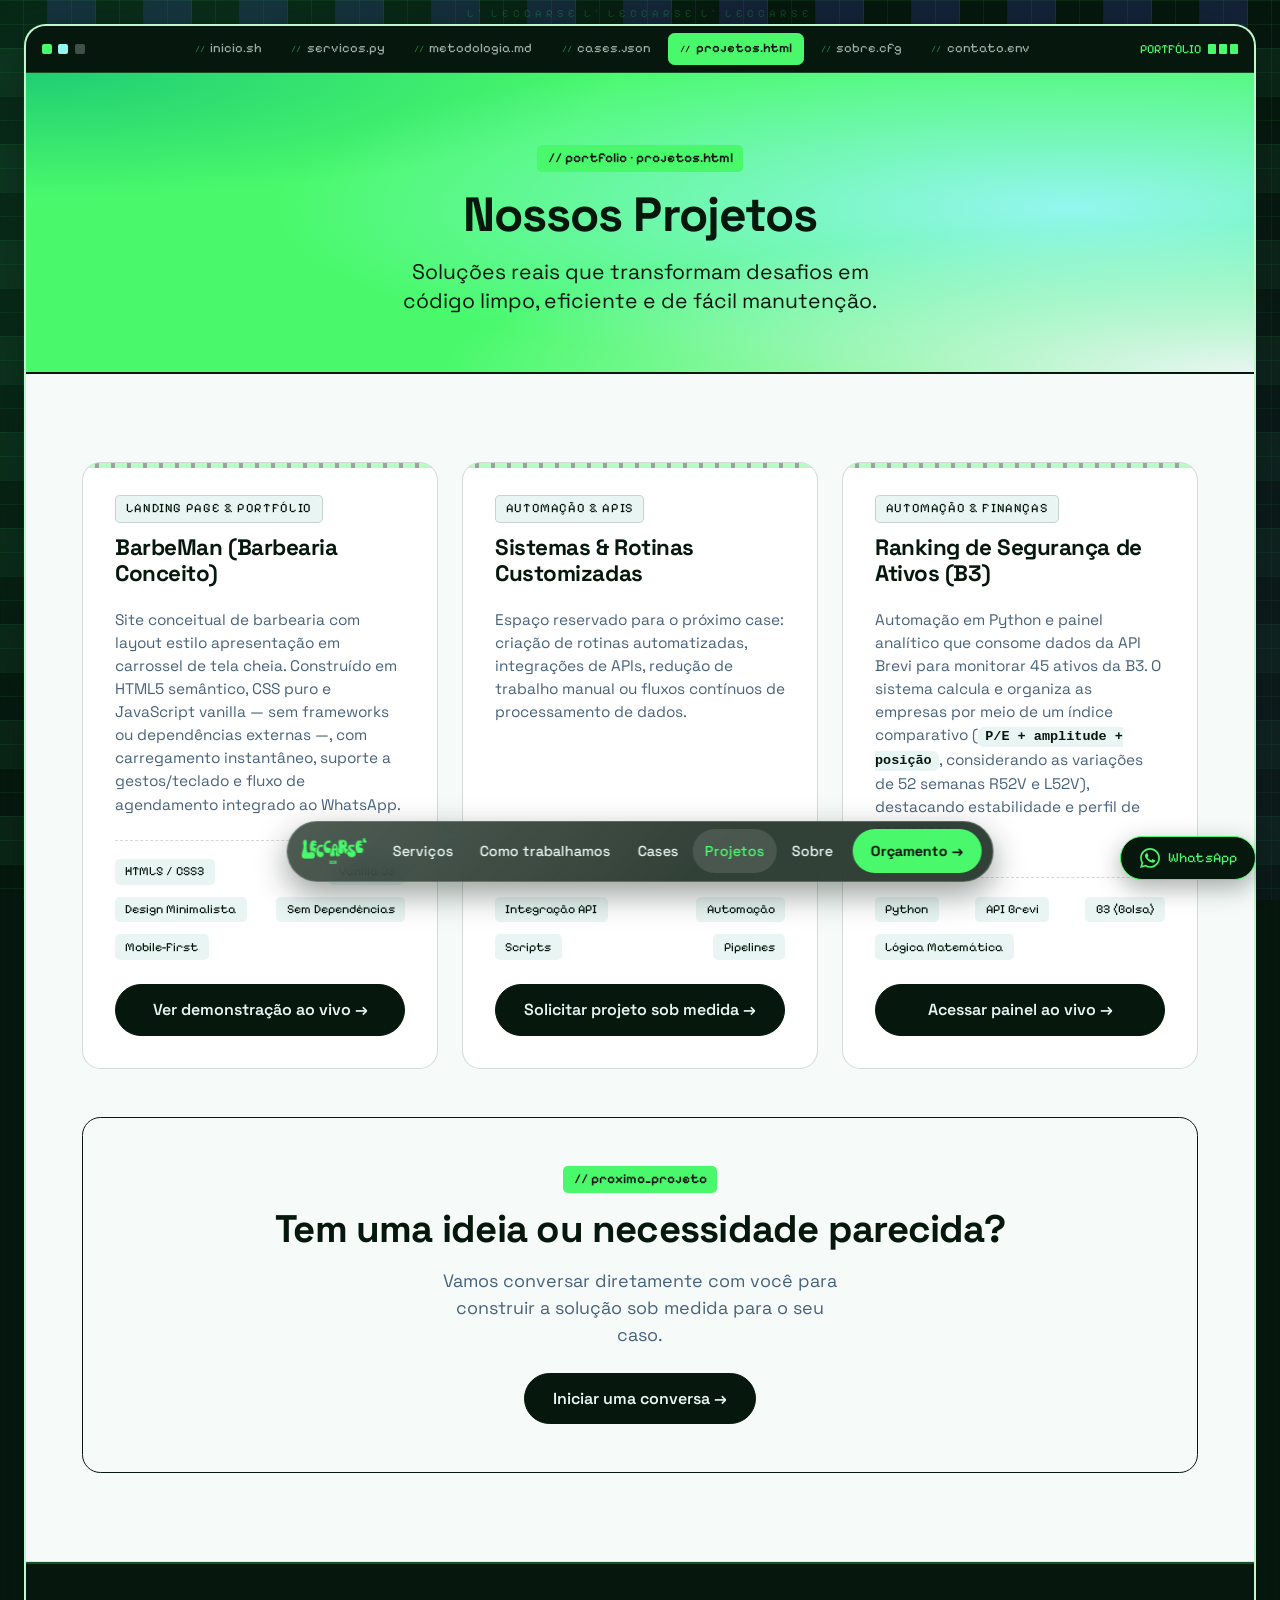
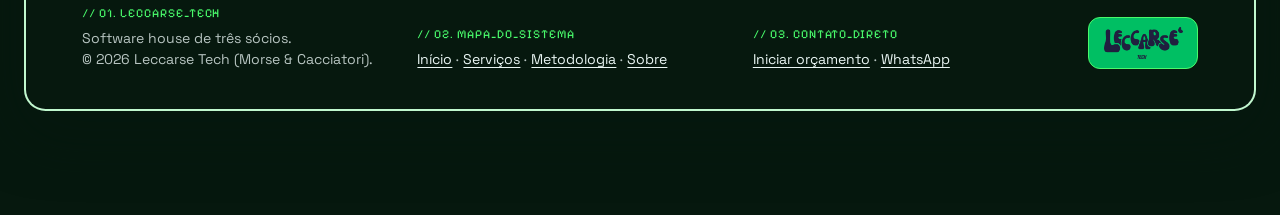
<file: projetos.html>
<!DOCTYPE html>
<html lang="pt-BR">
<head>
  <meta charset="UTF-8">
  <meta name="viewport" content="width=device-width, initial-scale=1">
  <title>Projetos | Leccarse Tech</title>
  <meta name="description" content="Conheça as landing pages, projetos, sistemas e soluções sob medida desenvolvidos pela Leccarse Tech.">

  <!-- Favicon / Logo Leccarse Tech -->
  <link rel="icon" type="image/svg+xml" href="favicon.svg">
  <link rel="icon" type="image/png" sizes="48x48" href="img/favicon-48x48.png">
  <link rel="icon" type="image/png" sizes="192x192" href="img/favicon-192x192.png">
  <link rel="apple-touch-icon" href="img/apple-touch-icon.png">

  <!-- Open Graph / Redes Sociais -->
  <meta property="og:title" content="Projetos | Leccarse Tech">
  <meta property="og:description" content="Conheça os projetos, landing pages e sistemas sob medida desenvolvidos pela Leccarse Tech.">
  <meta property="og:type" content="website">
  <meta property="og:image" content="img/favicon-512x512.png">

  <!-- Fontes: Space Grotesk (corpo), Monoton (display), Pixelify Sans (pixel) -->
  <link rel="preconnect" href="https://fonts.googleapis.com">
  <link rel="preconnect" href="https://fonts.gstatic.com" crossorigin>
  <link href="https://fonts.googleapis.com/css2?family=Monoton&family=Pixelify+Sans:wght@400;600;700&family=Space+Grotesk:wght@300;400;500;700&display=swap" rel="stylesheet">

  <!-- Bootstrap 5 (grid) -->
  <link href="https://cdn.jsdelivr.net/npm/bootstrap@5.3.3/dist/css/bootstrap.min.css" rel="stylesheet">

  <!-- Nosso CSS -->
  <link href="style.css" rel="stylesheet">
</head>
<body>

  <a href="#lista-projetos" class="skip-link">Pular para a lista de projetos</a>

  <div class="app-window">

    <!-- Barra de Abas no Topo -->
    <header class="window-topbar" aria-label="Indicador de seções da janela">
      <div class="window-dots" aria-hidden="true">
        <span class="window-dot window-dot--brand"></span>
        <span class="window-dot window-dot--navy"></span>
        <span class="window-dot"></span>
      </div>

      <nav aria-label="Abas de seção">
        <ul class="window-tabs">
          <li><a class="window-tab" href="index.html#inicio">inicio.sh</a></li>
          <li><a class="window-tab" href="index.html#servicos">servicos.py</a></li>
          <li><a class="window-tab" href="index.html#metodologia">metodologia.md</a></li>
          <li><a class="window-tab" href="index.html#cases">cases.json</a></li>
          <li><a class="window-tab active" aria-current="page" href="projetos.html">projetos.html</a></li>
          <li><a class="window-tab" href="index.html#sobre">sobre.cfg</a></li>
          <li><a class="window-tab" href="index.html#contato">contato.env</a></li>
        </ul>
      </nav>

      <div class="hud-progress" aria-hidden="true">
        <span>PORTFÓLIO</span>
        <div class="hud-segments">
          <span class="hud-seg filled"></span>
          <span class="hud-seg filled"></span>
          <span class="hud-seg filled"></span>
        </div>
      </div>
    </header>

    <main id="lista-projetos">

      <!-- ============ CABEÇALHO DA PÁGINA ============ -->
      <header class="projects-header text-center">
        <div class="container">
          <div class="row justify-content-center">
            <div class="col-lg-8">
              <span class="section-index">// portfolio · projetos.html</span>
              <h1>Nossos Projetos</h1>
              <p class="hero-sub mx-auto mb-0">Soluções reais que transformam desafios em código limpo, eficiente e de fácil manutenção.</p>
            </div>
          </div>
        </div>
      </header>

      <!-- ============ LISTA DE PROJETOS ============ -->
      <section class="section section-light">
        <div class="container">

          <div class="row g-4">

            <!-- PROJETO 1: BarbeMan (Demonstração / Portfólio) -->
            <div class="col-md-6 col-lg-4">
              <article class="project-card reveal-grid-item">
                <span class="project-badge">Landing Page &amp; Portfólio</span>
                <h2>BarbeMan (Barbearia Conceito)</h2>
                <p class="project-desc">
                  Site conceitual de barbearia com layout estilo apresentação em carrossel de tela cheia. Construído em HTML5 semântico, CSS puro e JavaScript vanilla — sem frameworks ou dependências externas —, com carregamento instantâneo, suporte a gestos/teclado e fluxo de agendamento integrado ao WhatsApp.
                </p>
                <div class="project-techs mb-3">
                  <span class="tech-tag">HTML5 / CSS3</span>
                  <span class="tech-tag">Vanilla JS</span>
                  <span class="tech-tag">Design Minimalista</span>
                  <span class="tech-tag">Sem Dependências</span>
                  <span class="tech-tag">Mobile-First</span>
                </div>
                <div class="pt-2">
                  <a href="projetos/barbeman/index.html" class="btn btn-ink w-100" target="_blank" rel="noopener">
                    Ver demonstração ao vivo &rarr;
                  </a>
                </div>
              </article>
            </div>

            <!-- PROJETO 2: Espaço reservado para o próximo case -->
            <div class="col-md-6 col-lg-4">
              <article class="project-card reveal-grid-item">
                <span class="project-badge">Automação &amp; APIs</span>
                <h2>Sistemas &amp; Rotinas Customizadas</h2>
                <p class="project-desc">
                  Espaço reservado para o próximo case: criação de rotinas automatizadas, integrações de APIs, redução de trabalho manual ou fluxos contínuos de processamento de dados.
                </p>
                <div class="project-techs mb-3">
                  <span class="tech-tag">Integração API</span>
                  <span class="tech-tag">Automação</span>
                  <span class="tech-tag">Scripts</span>
                  <span class="tech-tag">Pipelines</span>
                </div>
                <div class="pt-2">
                  <a href="index.html#contato" class="btn btn-ink w-100">
                    Solicitar projeto sob medida &rarr;
                  </a>
                </div>
              </article>
            </div>

            <!-- PROJETO 3: Automação Financeira B3 -->
            <div class="col-md-6 col-lg-4">
              <article class="project-card reveal-grid-item">
                <span class="project-badge">Automação &amp; Finanças</span>
                <h2>Ranking de Segurança de Ativos (B3)</h2>
                <p class="project-desc">
                  Automação em Python e painel analítico que consome dados da API Brevi para monitorar 45 ativos da B3. O sistema calcula e organiza as empresas por meio de um índice comparativo (<code>P/E + amplitude + posição</code>, considerando as variações de 52 semanas R52V e L52V), destacando estabilidade e perfil de segurança.
                </p>
                <div class="project-techs mb-3">
                  <span class="tech-tag">Python</span>
                  <span class="tech-tag">API Brevi</span>
                  <span class="tech-tag">B3 (Bolsa)</span>
                  <span class="tech-tag">Lógica Matemática</span>
                </div>
                <div class="pt-2">
                  <a href="https://finance-analystic-qv4s5uhey-athos6.vercel.app/" class="btn btn-ink w-100" target="_blank" rel="noopener">
                    Acessar painel ao vivo &rarr;
                  </a>
                </div>
              </article>
            </div>

          </div>

          <!-- ============ CHAMADA PARA AÇÃO ============ -->
          <div class="row mt-5">
            <div class="col-12">
              <div class="project-cta glass-light">
                <span class="section-index">// proximo_projeto</span>
                <h2 class="h3 mb-3">Tem uma ideia ou necessidade parecida?</h2>
                <p class="lead-muted mx-auto mb-4">Vamos conversar diretamente com você para construir a solução sob medida para o seu caso.</p>
                <a href="index.html#contato" class="btn btn-ink">Iniciar uma conversa &rarr;</a>
              </div>
            </div>
          </div>

        </div>
      </section>

    </main>

    <!-- ============ RODAPÉ ============ -->
    <footer class="site-footer">
      <div class="container">
        <div class="footer-grid">
          <div>
            <span class="footer-col-label">// 01. leccarse_tech</span>
            <p class="footer-microtext">
              Software house de três sócios.<br>
              &copy; 2026 Leccarse Tech (Morse &amp; Cacciatori).
            </p>
          </div>
          <div>
            <span class="footer-col-label">// 02. mapa_do_sistema</span>
            <p class="footer-microtext">
              <a href="index.html#inicio">Início</a> &middot;
              <a href="index.html#servicos">Serviços</a> &middot;
              <a href="index.html#metodologia">Metodologia</a> &middot;
              <a href="index.html#sobre">Sobre</a>
            </p>
          </div>
          <div>
            <span class="footer-col-label">// 03. contato_direto</span>
            <p class="footer-microtext">
              <a href="index.html#contato">Iniciar orçamento</a> &middot;
              <a href="https://wa.me/5511976431933" target="_blank" rel="noopener noreferrer">WhatsApp</a>
            </p>
          </div>
          <div class="text-md-end">
            <a href="index.html#inicio" class="footer-seal" aria-label="Voltar ao início — Leccarse Tech">
              <picture>
                <source srcset="img/logo-leccarse-navy.webp" type="image/webp">
                <img src="img/logo-leccarse-navy.png" width="600" height="243" alt="Selo Leccarse Tech">
              </picture>
            </a>
          </div>
        </div>
      </div>
    </footer>

  </div><!-- /.app-window -->

  <!-- ============ NAVEGAÇÃO EM PÍLULA FLUTUANTE ============ -->
  <div class="nav-pill-wrapper">
    <nav class="nav-pill glass-dark" aria-label="Navegação principal">
      <a class="nav-pill-brand" href="index.html#inicio" aria-label="Leccarse Tech — Início">
        <picture>
          <source srcset="img/logo-leccarse-verde.webp" type="image/webp">
          <img src="img/logo-leccarse-verde.png" width="600" height="243" class="nav-pill-logo" alt="Leccarse Tech">
        </picture>
      </a>

      <button type="button" class="nav-pill-toggle" id="nav-pill-toggle"
              aria-controls="nav-pill-links" aria-expanded="false" aria-label="Alternar menu de navegação">
        [ menu ]
      </button>

      <ul class="nav-pill-links" id="nav-pill-links">
        <li><a class="nav-pill-link" href="index.html#servicos">Serviços</a></li>
        <li><a class="nav-pill-link" href="index.html#metodologia">Como trabalhamos</a></li>
        <li><a class="nav-pill-link" href="index.html#cases">Cases</a></li>
        <li><a class="nav-pill-link active" aria-current="page" href="projetos.html">Projetos</a></li>
        <li><a class="nav-pill-link" href="index.html#sobre">Sobre</a></li>
      </ul>

      <a href="index.html#contato" class="nav-pill-cta">Orçamento &rarr;</a>
    </nav>
  </div>

  <!-- Botão flutuante do WhatsApp -->
  <a href="https://wa.me/5511976431933?text=Ol%C3%A1%2C%20Morse%20%26%20Cacciatori!%20Gostaria%20de%20conversar%20sobre%20um%20projeto."
     class="btn-whatsapp-float"
     target="_blank"
     rel="noopener noreferrer"
     aria-label="Falar no WhatsApp com Leccarse Tech"
     title="Falar no WhatsApp: (11) 97643-1933">
    <svg width="20" height="20" viewBox="0 0 24 24" fill="currentColor" aria-hidden="true">
      <path d="M.057 24l1.687-6.163c-1.041-1.804-1.588-3.849-1.587-5.946.003-6.556 5.338-11.891 11.893-11.891 3.181.001 6.167 1.24 8.413 3.488 2.245 2.248 3.481 5.236 3.48 8.414-.003 6.557-5.338 11.892-11.893 11.892-1.99-.001-3.951-.5-5.688-1.448l-6.305 1.654zm6.597-3.807c1.676.995 3.276 1.591 5.392 1.592 5.448 0 9.886-4.434 9.889-9.885.002-5.462-4.415-9.89-9.881-9.892-5.452 0-9.887 4.434-9.889 9.884-.001 2.225.651 3.891 1.746 5.634l-.999 3.648 3.742-.981zm11.387-5.464c-.074-.124-.272-.198-.57-.347-.297-.149-1.758-.868-2.031-.967-.272-.099-.47-.149-.669.149-.198.297-.768.967-.941 1.165-.173.198-.347.223-.644.074-.297-.149-1.255-.462-2.39-1.475-.883-.788-1.48-1.761-1.653-2.059-.173-.297-.018-.458.13-.606.134-.133.297-.347.446-.521.151-.172.2-.296.3-.495.099-.198.05-.372-.025-.521-.075-.148-.669-1.611-.916-2.206-.242-.579-.487-.501-.669-.51l-.57-.01c-.198 0-.52.074-.792.372s-1.04 1.016-1.04 2.479 1.065 2.876 1.213 3.074c.149.198 2.095 3.2 5.076 4.487.709.306 1.263.489 1.694.626.712.226 1.36.194 1.872.118.571-.085 1.758-.719 2.006-1.413.248-.695.248-1.29.173-1.414z"/>
    </svg>
    <span class="btn-whatsapp-text">WhatsApp</span>
  </a>

  <script src="script.js" defer></script>
</body>
</html>
</file>
<file: style.css>
/* =====================================================
   Leccarse Tech (formerly Morse & Cacciatori) — Styles
   Rebrand: Hacker / Pixel Grid / Pop Culture / Clean Glass
   All colors use CSS custom properties from :root.
   ===================================================== */

:root {
  /* Core brand palette (preserved from original tokens + official logo) */
  --verde:              #49f96b;   /* primary neon brand green */
  --verde-fundo:        #21ce74;   /* deeper brand green */
  --verde-logo:         #00bf63;   /* exact green from leccase-tech-logo.png */
  --ciano:              #94f6ef;   /* cyan accent */
  --gelo:               #e9f5f3;   /* off-white / ice surface */
  --gelo-puro:          #f6fbf9;   /* lighter ice surface for contrast */
  --tinta:              #06180e;   /* deep ink black-green */
  --marinho-logo:       #1f1f3e;   /* exact dark navy from leccase-tech-logo.png */
  --azul-cinza:         #47627b;   /* muted slate text (AA contrast >= 4.5:1 on --gelo) */
  --branco:             #ffffff;

  /* Derived surface, border, and glass tokens */
  --mosaico-1:          #06180e;
  --mosaico-2:          #0b2617;
  --mosaico-3:          #142238;
  --mosaico-borda:      rgba(73, 249, 107, 0.08);

  --janela-bg:          #eef7f4;
  --janela-borda:       rgba(6, 24, 14, 0.22);
  --grade-linha:        rgba(6, 24, 14, 0.09);
  --grade-celula-bg:    rgba(233, 245, 243, 0.72);
  --grade-celula-ativa: rgba(73, 249, 107, 0.38);

  /* Frosted glass tokens (Ref 3 vibe, no neon glow) */
  --vidro-escuro-bg:    rgba(6, 24, 14, 0.84);
  --vidro-escuro-falso: rgba(6, 24, 14, 0.96);
  --vidro-claro-bg:     rgba(233, 245, 243, 0.78);
  --vidro-claro-falso:  rgba(233, 245, 243, 0.95);
  --vidro-borda:        rgba(233, 245, 243, 0.22);
  --vidro-borda-escura: rgba(6, 24, 14, 0.16);
  --vidro-reflexo:      linear-gradient(135deg, rgba(255, 255, 255, 0.16) 0%, rgba(255, 255, 255, 0.02) 60%);

  /* Status & semantic tokens */
  --whatsapp-bg:        #1fa855;
  --whatsapp-hover:     #178a43;
  --sucesso-bg:         #d1e7dd;
  --sucesso-borda:      #a3cfbb;
  --sucesso-texto:      #0a3622;
  --erro-bg:            #f8d7da;
  --erro-borda:         #f1aeb5;
  --erro-texto:         #58151c;

  /* Typography system (strictly 3 families) */
  --fonte:         "Space Grotesk", system-ui, -apple-system, "Segoe UI", sans-serif;
  --fonte-display: "Monoton", "Space Grotesk", sans-serif;
  --fonte-pixel:   "Pixelify Sans", monospace;

  /* Spacing & geometry */
  --raio-janela:   1.35rem;
  --raio-card:     1.15rem;
  --raio-pilula:   999px;
}

/* ---------- Base & Reset ---------- */
*, *::before, *::after {
  box-sizing: border-box;
}

html {
  scroll-behavior: smooth;
  scroll-padding-top: 3.75rem;
  overflow-x: hidden;
}

body {
  font-family: var(--fonte);
  color: var(--tinta);
  background-color: var(--mosaico-1);
  /* Pixelated mosaic outer background + subtle L' monogram frame pattern */
  background-image:
    radial-gradient(circle at 15% 20%, rgba(33, 206, 116, 0.16) 0%, transparent 45%),
    radial-gradient(circle at 85% 80%, rgba(31, 31, 62, 0.45) 0%, transparent 50%),
    repeating-linear-gradient(
      0deg,
      transparent 0px,
      transparent 23px,
      var(--mosaico-borda) 23px,
      var(--mosaico-borda) 24px
    ),
    repeating-linear-gradient(
      90deg,
      transparent 0px,
      transparent 23px,
      var(--mosaico-borda) 23px,
      var(--mosaico-borda) 24px
    ),
    conic-gradient(
      from 90deg at 48px 48px,
      var(--mosaico-1) 0deg 90deg,
      var(--mosaico-2) 90deg 180deg,
      var(--mosaico-1) 180deg 270deg,
      var(--mosaico-3) 270deg 360deg
    );
  background-size: 100% 100%, 100% 100%, 24px 24px, 24px 24px, 96px 96px;
  background-attachment: fixed;
  -webkit-font-smoothing: antialiased;
  overflow-x: hidden;
  max-width: 100%;
  margin: 0;
  padding: 1.5rem 1.5rem 6.5rem;
}

/* Subtle brand monogram watermark on the outer frame (Ref 2 structural nod, 100% Leccarse) */
body::before {
  content: "L'   LECCARSE   L'   LECCARSE   L'   LECCARSE";
  position: fixed;
  top: 0.35rem;
  left: 0;
  right: 0;
  text-align: center;
  font-family: var(--fonte-pixel);
  font-size: 0.7rem;
  letter-spacing: 0.35em;
  color: rgba(73, 249, 107, 0.18);
  pointer-events: none;
  z-index: 0;
  white-space: nowrap;
  overflow: hidden;
}

img, picture, svg, video {
  max-width: 100%;
  height: auto;
}

h1, h2, h3, h4 {
  font-family: var(--fonte);
}

a {
  color: var(--tinta);
}

:focus-visible {
  outline: 3px solid var(--verde);
  outline-offset: 3px;
}

/* Skip link for keyboard accessibility */
.skip-link {
  position: fixed;
  top: -100px;
  left: 1rem;
  z-index: 2000;
  background: var(--verde);
  color: var(--tinta);
  font-family: var(--fonte-pixel);
  font-weight: 700;
  padding: 0.6rem 1.2rem;
  border-radius: var(--raio-pilula);
  text-decoration: none;
  transition: top 0.2s ease;
}

.skip-link:focus {
  top: 1rem;
}

/* ---------- Frosted Glass Utility (Section 5.2) ---------- */
.glass-dark {
  background: var(--vidro-escuro-falso);
  border: 1px solid var(--vidro-borda);
  background-image: var(--vidro-reflexo);
}

.glass-light {
  background: var(--vidro-claro-falso);
  border: 1px solid var(--vidro-borda-escura);
  background-image: var(--vidro-reflexo);
}

@supports ((backdrop-filter: blur(12px)) or (-webkit-backdrop-filter: blur(12px))) {
  .glass-dark {
    background-color: var(--vidro-escuro-bg);
    -webkit-backdrop-filter: blur(12px);
    backdrop-filter: blur(12px);
  }
  .glass-light {
    background-color: var(--vidro-claro-bg);
    -webkit-backdrop-filter: blur(10px);
    backdrop-filter: blur(10px);
  }
}

/* ---------- Outer Window Frame (Section 4.1) ---------- */
.app-window {
  position: relative;
  z-index: 1;
  max-width: 1440px;
  margin: 0 auto;
  background: var(--janela-bg);
  border-radius: var(--raio-janela);
  border: 2px solid rgba(73, 249, 107, 0.28);
  box-shadow: 0 20px 60px rgba(6, 24, 14, 0.55);
  overflow: clip;
}

@media (max-width: 767.98px) {
  body {
    padding: 0.4rem 0.4rem 5.75rem;
  }
  body::before {
    display: none;
  }
  .app-window {
    border-radius: 0.85rem;
    border-width: 1px;
  }
}

/* ---------- Window Top Bar & Scroll-Spy Tabs (Section 4.2) ---------- */
.window-topbar {
  position: sticky;
  top: 0;
  z-index: 100;
  display: flex;
  align-items: center;
  justify-content: space-between;
  gap: 0.75rem;
  background: var(--tinta);
  color: var(--gelo);
  padding: 0.45rem 1rem;
  border-bottom: 1px solid rgba(73, 249, 107, 0.22);
}

.window-dots {
  display: flex;
  align-items: center;
  gap: 0.4rem;
  flex-shrink: 0;
}

.window-dot {
  width: 10px;
  height: 10px;
  border-radius: 2px;
  background: rgba(233, 245, 243, 0.25);
}

.window-dot--brand {
  background: var(--verde);
}

.window-dot--navy {
  background: var(--ciano);
}

.window-tabs {
  display: flex;
  align-items: center;
  gap: 0.25rem;
  overflow-x: auto;
  scrollbar-width: none;
  margin: 0;
  padding: 0;
  list-style: none;
  flex-grow: 1;
}

.window-tabs::-webkit-scrollbar {
  display: none;
}

.window-tab {
  display: inline-flex;
  align-items: center;
  gap: 0.35rem;
  font-family: var(--fonte-pixel);
  font-size: 0.82rem;
  color: rgba(233, 245, 243, 0.68);
  text-decoration: none;
  padding: 0.32rem 0.72rem;
  border-radius: 0.4rem;
  border: 1px solid transparent;
  white-space: nowrap;
  transition: color 0.18s ease, background-color 0.18s ease, border-color 0.18s ease;
}

.window-tab::before {
  content: "//";
  color: rgba(73, 249, 107, 0.45);
  font-size: 0.75em;
}

.window-tab:hover,
.window-tab:focus-visible {
  color: var(--branco);
  background: rgba(233, 245, 243, 0.08);
}

.window-tab.active {
  color: var(--tinta);
  background: var(--verde);
  border-color: var(--verde);
  font-weight: 600;
}

.window-tab.active::before {
  color: var(--tinta);
}

/* Segmented HUD Scroll Progress (Section 7) */
.hud-progress {
  display: flex;
  align-items: center;
  gap: 0.45rem;
  font-family: var(--fonte-pixel);
  font-size: 0.78rem;
  color: var(--verde);
  flex-shrink: 0;
}

.hud-segments {
  display: flex;
  gap: 3px;
}

.hud-seg {
  width: 8px;
  height: 10px;
  background: rgba(233, 245, 243, 0.18);
  border-radius: 1px;
  transition: background-color 0.2s ease;
}

.hud-seg.filled {
  background: var(--verde);
}

/* ---------- Floating Pill Navigation at Base (Section 4.3) ---------- */
.nav-pill-wrapper {
  position: fixed;
  bottom: 1.15rem;
  left: 50%;
  transform: translateX(-50%);
  z-index: 1050;
  width: max-content;
  max-width: calc(100vw - 1.25rem);
}

.nav-pill {
  display: flex;
  align-items: center;
  gap: 0.5rem;
  padding: 0.45rem 0.65rem 0.45rem 0.9rem;
  border-radius: var(--raio-pilula);
  box-shadow: 0 12px 32px rgba(6, 24, 14, 0.42);
  color: var(--gelo);
}

.nav-pill-brand {
  display: inline-flex;
  align-items: center;
  gap: 0.5rem;
  text-decoration: none;
  color: var(--gelo);
  padding-right: 0.4rem;
  min-height: 44px;
}

.nav-pill-logo {
  height: 26px;
  width: auto;
  display: block;
}

.nav-pill-links {
  display: flex;
  align-items: center;
  gap: 0.15rem;
  list-style: none;
  margin: 0;
  padding: 0;
}

.nav-pill-link {
  display: inline-flex;
  align-items: center;
  min-height: 44px;
  padding: 0.35rem 0.75rem;
  color: var(--gelo);
  text-decoration: none;
  font-size: 0.9rem;
  font-weight: 500;
  border-radius: var(--raio-pilula);
  transition: background-color 0.18s ease, color 0.18s ease;
}

.nav-pill-link:hover,
.nav-pill-link:focus-visible,
.nav-pill-link.active {
  background: rgba(233, 245, 243, 0.12);
  color: var(--verde);
}

.nav-pill-cta {
  display: inline-flex;
  align-items: center;
  gap: 0.4rem;
  min-height: 44px;
  padding: 0.45rem 1.15rem;
  background: var(--verde);
  color: var(--tinta);
  font-weight: 700;
  font-size: 0.9rem;
  border-radius: var(--raio-pilula);
  text-decoration: none;
  white-space: nowrap;
  transition: transform 0.18s ease, background-color 0.18s ease;
}

.nav-pill-cta:hover,
.nav-pill-cta:focus-visible {
  background: var(--ciano);
  color: var(--tinta);
  transform: translateY(-1px);
}

.nav-pill-toggle {
  display: none;
  align-items: center;
  justify-content: center;
  min-width: 44px;
  min-height: 44px;
  background: rgba(233, 245, 243, 0.1);
  color: var(--verde);
  border: 1px solid rgba(73, 249, 107, 0.35);
  border-radius: var(--raio-pilula);
  font-family: var(--fonte-pixel);
  font-size: 0.82rem;
  padding: 0 0.85rem;
  cursor: pointer;
}

@media (max-width: 991.98px) {
  .nav-pill-toggle {
    display: inline-flex;
  }
  .nav-pill-links {
    display: none;
    position: absolute;
    bottom: calc(100% + 0.6rem);
    left: 0;
    right: 0;
    flex-direction: column;
    align-items: stretch;
    padding: 0.65rem;
    border-radius: 1.1rem;
    background: var(--vidro-escuro-falso);
    border: 1px solid var(--vidro-borda);
    box-shadow: 0 12px 32px rgba(6, 24, 14, 0.5);
  }
  .nav-pill-links.is-open {
    display: flex;
  }
  .nav-pill-link {
    justify-content: center;
  }
}

/* ---------- Buttons ---------- */
.btn-ink {
  --bs-btn-color: var(--gelo);
  --bs-btn-bg: var(--tinta);
  --bs-btn-border-color: var(--tinta);
  --bs-btn-hover-color: var(--tinta);
  --bs-btn-hover-bg: var(--verde);
  --bs-btn-hover-border-color: var(--tinta);
  --bs-btn-active-color: var(--tinta);
  --bs-btn-active-bg: var(--verde);
  --bs-btn-active-border-color: var(--tinta);
  font-weight: 600;
  padding: 0.8rem 1.75rem;
  border-radius: var(--raio-pilula);
  min-height: 44px;
  display: inline-flex;
  align-items: center;
  justify-content: center;
  gap: 0.5rem;
  transition: background-color 0.2s ease, color 0.2s ease, transform 0.2s ease;
}

.btn-ink:hover {
  transform: translateY(-2px);
}

.btn-outline-ink {
  display: inline-flex;
  align-items: center;
  justify-content: center;
  gap: 0.4rem;
  min-height: 44px;
  color: var(--tinta);
  border: 1.5px solid var(--tinta);
  background: transparent;
  font-weight: 600;
  padding: 0.65rem 1.4rem;
  border-radius: var(--raio-pilula);
  text-decoration: none;
  transition: background-color 0.2s ease, color 0.2s ease;
}

.btn-outline-ink:hover,
.btn-outline-ink:focus-visible {
  background: var(--tinta);
  color: var(--verde);
}

/* ---------- Hero Layout & Checkered Grid (Section 6) ---------- */
.hero-shell {
  display: grid;
  grid-template-columns: minmax(0, 1fr) 230px;
  position: relative;
  min-height: calc(100vh - 5rem);
  background:
    radial-gradient(110% 90% at 95% 95%, var(--gelo) 0%, transparent 55%),
    radial-gradient(85% 75% at 80% 40%, var(--ciano) 0%, transparent 70%),
    radial-gradient(80% 70% at 0% 0%, var(--verde-fundo) 0%, transparent 60%),
    var(--verde);
  border-bottom: 2px solid var(--tinta);
}

@media (max-width: 1199.98px) {
  .hero-shell {
    grid-template-columns: 1fr;
  }
}

.hero {
  position: relative;
  overflow: hidden;
  display: flex;
  flex-direction: column;
  justify-content: space-between;
  padding: 2rem 2rem 3.5rem;
  perspective: 1100px;
}

/* Layer 1: Interactive Checkered Pixel Grid (Ref 1) */
.hero-grid-backdrop {
  position: absolute;
  inset: 0.75rem;
  display: grid;
  grid-template-columns: repeat(8, 1fr);
  grid-template-rows: repeat(5, 1fr);
  gap: 5px;
  pointer-events: none;
  z-index: 1;
  will-change: transform;
  transform: translate3d(var(--layer1-x, 0px), var(--layer1-y, 0px), 0);
}

.grid-cell {
  background: var(--grade-celula-bg);
  border: 1px solid var(--grade-linha);
  border-radius: 0.55rem;
  display: flex;
  align-items: center;
  justify-content: center;
  font-family: var(--fonte-pixel);
  font-size: clamp(2rem, 5vw, 4.5rem);
  font-weight: 700;
  color: rgba(31, 31, 62, 0.16);
  user-select: none;
  transition: background-color 0.25s ease, border-color 0.25s ease, color 0.25s ease;
}

.grid-cell--accent {
  background: var(--verde);
  color: var(--tinta);
  font-size: 0.78rem;
  padding: 0.65rem;
  align-items: flex-start;
  justify-content: flex-start;
  text-align: left;
  line-height: 1.3;
}

.grid-cell.is-near {
  background: var(--grade-celula-ativa);
  border-color: rgba(6, 24, 14, 0.35);
  color: rgba(31, 31, 62, 0.55);
}

/* Giant overlapping Display word behind/between Lego figures (Ref 2 + Ref 3 vibe) */
.hero-display-backdrop {
  position: absolute;
  top: 44%;
  left: 50%;
  transform: translate3d(calc(-50% + var(--layer1-x, 0px) * 1.4), calc(-50% + var(--layer1-y, 0px) * 1.4), 0);
  font-family: var(--fonte-display);
  font-size: clamp(3rem, 9.5vw, 8.2rem);
  line-height: 0.92;
  letter-spacing: 0.06em;
  color: rgba(31, 31, 62, 0.13);
  white-space: nowrap;
  pointer-events: none;
  z-index: 2;
  user-select: none;
}

.hero-stage {
  position: relative;
  z-index: 3;
  margin: auto 0;
  padding: 1rem 0;
}

/* Layer 2: Interactive 3D Lego Trio Container */
.hero-lego-scene {
  position: relative;
  max-width: 650px;
  margin: 0 auto;
  transform-style: preserve-3d;
  will-change: transform;
  transform:
    translate3d(var(--layer2-x, 0px), var(--layer2-y, 0px), 0)
    rotateX(var(--tilt-x, 0deg))
    rotateY(var(--tilt-y, 0deg));
}

.hero-lego-picture {
  display: block;
  position: relative;
  filter: drop-shadow(0 18px 28px rgba(6, 24, 14, 0.28));
}

.hero-lego-picture img {
  width: 100%;
  height: auto;
  display: block;
}

/* 3 Individual Clickable Lego Partner Hotspots (Section 6.1) */
.lego-hotspots {
  position: absolute;
  inset: 0;
  display: grid;
  grid-template-columns: repeat(3, 1fr);
  gap: 0.25rem;
  z-index: 5;
}

.lego-partner-link {
  position: relative;
  display: flex;
  flex-direction: column;
  justify-content: flex-end;
  align-items: center;
  text-decoration: none;
  border-radius: 0.85rem;
  padding-bottom: 0.5rem;
  transition: transform 0.22s ease, background-color 0.22s ease;
}

.lego-partner-link:hover,
.lego-partner-link:focus-visible {
  background: rgba(73, 249, 107, 0.12);
  transform: translateY(-6px);
}

.lego-partner-tag {
  font-family: var(--fonte-pixel);
  font-size: 0.76rem;
  color: var(--gelo);
  background: var(--tinta);
  border: 1px solid var(--verde);
  padding: 0.25rem 0.6rem;
  border-radius: 0.4rem;
  opacity: 0;
  transform: translateY(6px);
  transition: opacity 0.2s ease, transform 0.2s ease;
  white-space: nowrap;
  pointer-events: none;
}

.lego-partner-link:hover .lego-partner-tag,
.lego-partner-link:focus-visible .lego-partner-tag {
  opacity: 1;
  transform: translateY(0);
}

.avatar-hint-bar {
  text-align: center;
  margin-top: 0.65rem;
}

.avatar-hint {
  display: inline-flex;
  align-items: center;
  gap: 0.45rem;
  font-family: var(--fonte-pixel);
  font-size: 0.86rem;
  color: var(--tinta);
  padding: 0.35rem 1rem;
  border-radius: var(--raio-pilula);
  text-decoration: none;
  transition: transform 0.2s ease, background-color 0.2s ease;
}

.avatar-hint:hover,
.avatar-hint:focus-visible {
  transform: translateY(-2px);
  background: var(--branco);
}

/* Layer 3: Hero Content & Glass Card (Section 6.2 & 6.3) */
.hero-content-card {
  position: relative;
  z-index: 4;
  padding: 1.75rem 2rem;
  border-radius: var(--raio-card);
  will-change: transform;
  transform: translate3d(var(--layer3-x, 0px), var(--layer3-y, 0px), 0);
}

.hero-kicker {
  display: inline-flex;
  align-items: center;
  gap: 0.45rem;
  font-family: var(--fonte-pixel);
  font-size: 0.82rem;
  text-transform: uppercase;
  letter-spacing: 0.06em;
  color: var(--verde);
  background: var(--tinta);
  padding: 0.28rem 0.75rem;
  border-radius: 0.35rem;
  margin-bottom: 0.85rem;
}

.hero-brand-lockup {
  display: flex;
  align-items: center;
  gap: 0.85rem;
  margin-bottom: 0.75rem;
}

.hero-logo-img {
  height: 54px;
  width: auto;
  display: block;
}

.hero h1 {
  font-weight: 700;
  text-transform: uppercase;
  letter-spacing: -0.01em;
  font-size: clamp(1.85rem, 3.6vw, 2.85rem);
  line-height: 1.08;
  margin: 0 0 0.85rem;
  color: var(--tinta);
}

.hero-display-word {
  font-family: var(--fonte-display);
  font-weight: 400;
  color: var(--marinho-logo);
  letter-spacing: 0.04em;
  display: block;
  font-size: clamp(1.5rem, 3vw, 2.35rem);
  margin-top: 0.2rem;
}

.hero-sub {
  color: var(--tinta);
  font-size: clamp(1.08rem, 1.8vw, 1.32rem);
  line-height: 1.4;
  max-width: 24em;
  margin: 0 0 1.4rem;
}

.hero-actions {
  display: flex;
  flex-wrap: wrap;
  gap: 0.75rem;
  align-items: center;
}

/* Floating decorative code snippet card in hero (Ref 1 structural inspiration) */
.hero-code-float {
  display: inline-block;
  margin-top: 1rem;
  padding: 0.65rem 0.9rem;
  border-radius: 0.65rem;
  font-family: var(--fonte-pixel);
  font-size: 0.76rem;
  line-height: 1.45;
  color: var(--gelo);
  text-align: left;
}

.hero-code-float .code-hl {
  color: var(--verde);
}

/* Entrance animation & touch idle float */
@media (prefers-reduced-motion: no-preference) {
  .hero-lego-picture {
    animation: legoEntrada 0.85s ease-out both;
  }
  @keyframes legoEntrada {
    from { opacity: 0; transform: translateY(20px); }
    to   { opacity: 1; transform: translateY(0); }
  }
}

@media (hover: none) and (prefers-reduced-motion: no-preference) {
  .hero-lego-scene {
    animation: legoFloatIdle 5s ease-in-out infinite;
  }
  @keyframes legoFloatIdle {
    0%, 100% { transform: translateY(0px); }
    50%      { transform: translateY(-6px); }
  }
}

@media (prefers-reduced-motion: reduce) {
  *, *::before, *::after {
    animation-duration: 0.01ms !important;
    animation-iteration-count: 1 !important;
    transition-duration: 0.01ms !important;
    scroll-behavior: auto !important;
  }
  .hero-lego-scene,
  .hero-grid-backdrop,
  .hero-content-card {
    transform: none !important;
  }
}

/* ---------- Decorative Side Console Panel (Section 4.4) ---------- */
.hero-console {
  background: var(--tinta);
  color: rgba(233, 245, 243, 0.78);
  border-left: 1px solid rgba(73, 249, 107, 0.22);
  padding: 1.25rem 1rem;
  font-family: var(--fonte-pixel);
  font-size: 0.78rem;
  line-height: 1.65;
  display: flex;
  flex-direction: column;
  justify-content: space-between;
  user-select: none;
}

@media (max-width: 1199.98px) {
  .hero-console {
    display: none;
  }
}

.console-header {
  color: var(--verde);
  border-bottom: 1px dashed rgba(73, 249, 107, 0.25);
  padding-bottom: 0.45rem;
  margin-bottom: 0.75rem;
  display: flex;
  justify-content: space-between;
}

.console-lines {
  list-style: none;
  padding: 0;
  margin: 0;
}

.console-lines li {
  margin-bottom: 0.35rem;
}

.console-num {
  color: rgba(233, 245, 243, 0.32);
  margin-right: 0.4rem;
}

.console-kw {
  color: var(--ciano);
}

.console-ok {
  color: var(--verde);
}

.console-easter-btn {
  margin-top: 1rem;
  width: 100%;
  background: rgba(73, 249, 107, 0.1);
  color: var(--verde);
  border: 1px solid rgba(73, 249, 107, 0.35);
  border-radius: 0.4rem;
  padding: 0.4rem 0.6rem;
  font-family: var(--fonte-pixel);
  font-size: 0.75rem;
  cursor: pointer;
  text-align: left;
  transition: background-color 0.2s ease;
}

.console-easter-btn:hover {
  background: rgba(73, 249, 107, 0.22);
}

/* ---------- Tech Stack Strip ---------- */
.tech-strip {
  padding: 1.25rem 0;
  background: var(--tinta);
  color: var(--gelo);
  border-bottom: 1px solid rgba(73, 249, 107, 0.2);
}

.tech-strip-inner {
  display: flex;
  flex-wrap: wrap;
  align-items: center;
  justify-content: space-between;
  gap: 0.75rem 1.5rem;
}

.tech-strip-label {
  font-family: var(--fonte-pixel);
  font-size: 0.85rem;
  color: var(--verde);
  text-transform: uppercase;
  letter-spacing: 0.06em;
}

.tech-strip-badges {
  display: flex;
  flex-wrap: wrap;
  gap: 0.45rem;
}

.tech-pill {
  font-family: var(--fonte-pixel);
  font-size: 0.82rem;
  color: var(--gelo);
  background: rgba(233, 245, 243, 0.08);
  border: 1px solid rgba(73, 249, 107, 0.24);
  padding: 0.28rem 0.8rem;
  border-radius: 0.4rem;
  transition: border-color 0.2s ease, background-color 0.2s ease, color 0.2s ease;
}

.tech-pill:hover {
  border-color: var(--verde);
  color: var(--verde);
  background: rgba(73, 249, 107, 0.12);
}

/* ---------- Sections & Section Headers (Section 7) ---------- */
.section {
  padding: 5.5rem 0;
  position: relative;
  border-bottom: 1px solid var(--grade-linha);
}

.section-light {
  background: var(--gelo-puro);
}

.section-index {
  display: inline-flex;
  align-items: center;
  gap: 0.45rem;
  font-family: var(--fonte-pixel);
  font-size: 0.85rem;
  color: var(--tinta);
  background: var(--verde);
  padding: 0.2rem 0.65rem;
  border-radius: 0.3rem;
  margin-bottom: 0.85rem;
  font-weight: 600;
}

.section h2 {
  font-weight: 700;
  font-size: clamp(1.75rem, 3vw, 2.45rem);
  letter-spacing: -0.02em;
  margin-bottom: 1rem;
  color: var(--tinta);
}

.lead-muted {
  color: var(--azul-cinza);
  font-size: 1.12rem;
  max-width: 22em;
}

.lead-ink {
  font-size: 1.12rem;
  max-width: 22em;
  color: var(--tinta);
}

/* Interactive typing console prompt in Services (Section 7 dynamic #1) */
.section-terminal-bar {
  display: inline-flex;
  align-items: center;
  gap: 0.5rem;
  background: var(--tinta);
  color: var(--verde);
  font-family: var(--fonte-pixel);
  font-size: 0.82rem;
  padding: 0.45rem 0.85rem;
  border-radius: 0.45rem;
  margin-top: 0.75rem;
}

.terminal-cursor {
  display: inline-block;
  width: 8px;
  height: 14px;
  background: var(--verde);
  animation: blinkCursor 1s steps(2, start) infinite;
}

@keyframes blinkCursor {
  to { visibility: hidden; }
}

/* Services list with divider lines (preserved pattern from GEMINI.md) */
.service-list {
  list-style: none;
  margin: 0;
  padding: 0;
}

.service-list li {
  padding: 1.5rem 0.75rem;
  border-top: 1px solid rgba(6, 24, 14, 0.16);
  transition: background-color 0.2s ease, padding-left 0.2s ease;
}

.service-list li:last-child {
  border-bottom: 1px solid rgba(6, 24, 14, 0.16);
}

.service-list li:hover {
  background: rgba(73, 249, 107, 0.1);
  padding-left: 1.15rem;
}

.service-list h3 {
  font-size: 1.32rem;
  font-weight: 600;
  margin: 0 0 0.35rem;
  display: flex;
  align-items: center;
  justify-content: space-between;
}

.service-tag-pixel {
  font-family: var(--fonte-pixel);
  font-size: 0.75rem;
  color: var(--azul-cinza);
  font-weight: 400;
}

.service-list p {
  margin: 0;
  color: var(--azul-cinza);
  max-width: 38em;
}

/* ---------- Methodology / Workflow (Section 7 dynamic #2: Display Numbers + Grid Reveal) ---------- */
.workflow-steps {
  display: flex;
  flex-direction: column;
}

.workflow-item {
  display: flex;
  align-items: flex-start;
  gap: 1.5rem;
  padding: 1.5rem 0.75rem;
  border-top: 1px solid rgba(6, 24, 14, 0.16);
  transition: background-color 0.25s ease;
}

.workflow-item:last-child {
  border-bottom: 1px solid rgba(6, 24, 14, 0.16);
}

.step-num {
  font-family: var(--fonte-display);
  font-size: 1.85rem;
  font-weight: 400;
  color: var(--marinho-logo);
  min-width: 3.1rem;
  line-height: 1;
}

.step-body h3 {
  font-size: 1.3rem;
  font-weight: 600;
  margin: 0 0 0.35rem;
  color: var(--tinta);
}

.step-body p {
  margin: 0;
  color: var(--azul-cinza);
  line-height: 1.5;
  max-width: 38em;
}

/* Grid reveal on scroll (Section 7) */
.reveal-grid-item {
  opacity: 1;
  transform: none;
  transition: opacity 0.45s ease, transform 0.45s cubic-bezier(0.22, 1, 0.36, 1);
}

.js-enabled .reveal-grid-item:not(.is-visible) {
  opacity: 0;
  transform: translateY(16px);
}

/* ---------- Portfolio Cases (Section 7 dynamic #3: Screen-Switch Card Hover) ---------- */
.case-card,
.project-card {
  position: relative;
  background: var(--branco);
  border: 1.5px solid rgba(6, 24, 14, 0.16);
  border-radius: var(--raio-card);
  padding: 2rem;
  height: 100%;
  display: flex;
  flex-direction: column;
  overflow: hidden;
  transition: transform 0.22s ease, border-color 0.22s ease, box-shadow 0.22s ease;
}

.case-card::before,
.project-card::before {
  content: "";
  position: absolute;
  top: 0;
  left: 0;
  right: 0;
  height: 5px;
  background: repeating-linear-gradient(
    90deg,
    var(--verde) 0px,
    var(--verde) 12px,
    var(--tinta) 12px,
    var(--tinta) 16px
  );
  opacity: 0.4;
  transition: opacity 0.22s ease;
}

.case-card:hover,
.project-card:hover {
  transform: translateY(-4px);
  border-color: var(--tinta);
  box-shadow: 8px 8px 0 var(--tinta);
}

.case-card:hover::before,
.project-card:hover::before {
  opacity: 1;
}

.case-badge,
.project-badge {
  display: inline-block;
  align-self: flex-start;
  font-family: var(--fonte-pixel);
  font-size: 0.8rem;
  text-transform: uppercase;
  letter-spacing: 0.05em;
  color: var(--tinta);
  background: var(--gelo);
  border: 1px solid rgba(6, 24, 14, 0.15);
  padding: 0.2rem 0.6rem;
  border-radius: 0.3rem;
  margin-bottom: 0.75rem;
}

.case-title,
.project-card h2 {
  font-size: 1.4rem;
  font-weight: 700;
  margin: 0 0 1.25rem;
  color: var(--tinta);
}

.case-flow {
  display: flex;
  flex-direction: column;
  gap: 1rem;
  flex-grow: 1;
  margin-bottom: 1.5rem;
}

.flow-step {
  display: flex;
  flex-direction: column;
  gap: 0.25rem;
}

.flow-tag {
  display: inline-block;
  align-self: flex-start;
  font-family: var(--fonte-pixel);
  font-size: 0.75rem;
  font-weight: 700;
  text-transform: uppercase;
  letter-spacing: 0.04em;
  padding: 0.15rem 0.5rem;
  border-radius: 4px;
}

.flow-problem {
  background: rgba(71, 98, 123, 0.14);
  color: var(--azul-cinza);
}

.flow-solution {
  background: rgba(33, 206, 116, 0.22);
  color: var(--tinta);
}

.flow-result {
  background: var(--tinta);
  color: var(--verde);
}

.flow-step p,
.project-desc {
  margin: 0;
  font-size: 0.96rem;
  color: var(--azul-cinza);
  line-height: 1.5;
}

.project-desc {
  margin-bottom: 1.5rem;
  flex-grow: 1;
}

.case-footer,
.project-techs {
  display: flex;
  flex-wrap: wrap;
  align-items: center;
  justify-content: space-between;
  gap: 0.75rem;
  padding-top: 1.15rem;
  border-top: 1px dashed rgba(6, 24, 14, 0.16);
  margin-top: auto;
}

.case-techs {
  display: flex;
  flex-wrap: wrap;
  gap: 0.4rem;
}

.tech-tag {
  font-family: var(--fonte-pixel);
  font-size: 0.78rem;
  color: var(--tinta);
  background: var(--gelo);
  padding: 0.22rem 0.65rem;
  border-radius: 0.3rem;
}

.case-link {
  font-family: var(--fonte-pixel);
  font-size: 0.9rem;
  font-weight: 700;
  color: var(--tinta);
  text-decoration: underline;
  text-underline-offset: 4px;
}

.case-link:hover {
  color: var(--verde-logo);
}

/* ---------- About Section (#sobre) ---------- */
.about-text {
  font-size: 1.25rem;
  line-height: 1.55;
  max-width: 34em;
  color: var(--tinta);
}

.partner-card {
  background: var(--gelo-puro);
  border: 1px solid rgba(6, 24, 14, 0.14);
  border-radius: 0.9rem;
  padding: 1.35rem;
  height: 100%;
}

.person {
  font-size: 1.18rem;
  font-weight: 700;
  margin-bottom: 0.15rem;
}

.role {
  font-family: var(--fonte-pixel);
  font-size: 0.85rem;
  color: var(--verde-logo);
  font-weight: 600;
  margin-bottom: 0.5rem;
}

/* ---------- Contact Section with Frosted Glass (Section 7 dynamic #4) ---------- */
.section-gradient {
  background:
    radial-gradient(120% 90% at 100% 100%, var(--gelo) 0%, transparent 55%),
    radial-gradient(90% 80% at 85% 45%, var(--ciano) 0%, transparent 72%),
    radial-gradient(80% 70% at 0% 0%, var(--verde-fundo) 0%, transparent 60%),
    var(--verde);
}

.contact-glass-panel {
  padding: 2.25rem;
  border-radius: var(--raio-card);
  box-shadow: 0 12px 32px rgba(6, 24, 14, 0.08);
}

.contact-links {
  list-style: none;
  padding: 0;
  margin: 1.5rem 0 0;
}

.contact-links li {
  margin-bottom: 1rem;
}

.contact-name {
  display: block;
  font-weight: 700;
}

.contact-links a {
  font-size: 1.05rem;
  text-underline-offset: 4px;
  overflow-wrap: anywhere;
}

.contact-perks {
  display: flex;
  flex-direction: column;
  gap: 0.85rem;
  margin: 1.5rem 0 2rem;
}

.perk-item {
  display: flex;
  align-items: flex-start;
  gap: 0.85rem;
  border-radius: 0.9rem;
  padding: 0.85rem 1.1rem;
}

.perk-icon {
  display: inline-flex;
  align-items: center;
  justify-content: center;
  width: 1.5rem;
  height: 1.5rem;
  background: var(--tinta);
  color: var(--verde);
  border-radius: 0.35rem;
  font-family: var(--fonte-pixel);
  font-size: 0.8rem;
  font-weight: 700;
  flex-shrink: 0;
  margin-top: 0.15rem;
}

.perk-item strong {
  display: block;
  font-size: 0.95rem;
  color: var(--tinta);
  margin-bottom: 0.15rem;
}

.perk-item p {
  margin: 0;
  font-size: 0.88rem;
  color: var(--tinta);
  line-height: 1.35;
}

.btn-whatsapp {
  display: inline-flex;
  align-items: center;
  justify-content: center;
  gap: 0.6rem;
  min-height: 44px;
  background: var(--tinta);
  color: var(--verde);
  border: 1.5px solid var(--tinta);
  font-weight: 600;
  padding: 0.75rem 1.4rem;
  border-radius: var(--raio-pilula);
  text-decoration: none;
  transition: background-color 0.2s ease, color 0.2s ease, transform 0.2s ease;
}

.btn-whatsapp:hover,
.btn-whatsapp:focus-visible {
  background: var(--marinho-logo);
  color: var(--branco);
  transform: translateY(-2px);
}

/* Floating WhatsApp button positioned cleanly above mobile/desktop bottom bar */
.btn-whatsapp-float {
  position: fixed;
  bottom: 1.25rem;
  right: 1.5rem;
  z-index: 1040;
  display: inline-flex;
  align-items: center;
  gap: 0.5rem;
  min-height: 44px;
  background: var(--tinta);
  color: var(--verde);
  border: 1.5px solid var(--verde);
  padding: 0.65rem 1.15rem;
  border-radius: var(--raio-pilula);
  box-shadow: 0 8px 24px rgba(6, 24, 14, 0.35);
  text-decoration: none;
  font-family: var(--fonte-pixel);
  font-size: 0.88rem;
  transition: transform 0.2s ease, background-color 0.2s ease;
}

.btn-whatsapp-float:hover,
.btn-whatsapp-float:focus-visible {
  background: var(--verde);
  color: var(--tinta);
  transform: translateY(-2px);
}

@media (max-width: 767.98px) {
  .btn-whatsapp-float {
    bottom: 4.8rem;
    right: 0.85rem;
    padding: 0.7rem;
    border-radius: 50%;
  }
  .btn-whatsapp-float .btn-whatsapp-text {
    display: none;
  }
}

.contact-form .form-label {
  font-weight: 600;
}

.contact-form .form-control {
  border: 1.5px solid var(--tinta);
  border-radius: 0.75rem;
  background: rgba(255, 255, 255, 0.88);
  padding: 0.75rem 1rem;
  color: var(--tinta);
}

.contact-form .form-control:focus {
  background: var(--branco);
  border-color: var(--tinta);
  box-shadow: 0 0 0 0.2rem rgba(6, 24, 14, 0.2);
}

.form-check-input {
  border-color: var(--tinta);
}

.form-check-input:checked {
  background-color: var(--tinta);
  border-color: var(--tinta);
}

.form-status {
  border-radius: 0.75rem;
  font-size: 0.95rem;
  padding: 0.85rem 1.25rem;
}

.form-status-success {
  background-color: var(--sucesso-bg);
  border: 1px solid var(--sucesso-borda);
  color: var(--sucesso-texto);
}

.form-status-error {
  background-color: var(--erro-bg);
  border: 1px solid var(--erro-borda);
  color: var(--erro-texto);
}

/* ---------- Gamified / Microtext Footer with Monogram Seal (Section 4.5, Ref 2) ---------- */
.site-footer {
  padding: 2.5rem 2rem;
  background: var(--tinta);
  color: var(--gelo);
  border-top: 2px solid rgba(73, 249, 107, 0.25);
}

.footer-grid {
  display: grid;
  grid-template-columns: repeat(3, minmax(0, 1fr)) auto;
  gap: 1.5rem;
  align-items: end;
}

@media (max-width: 767.98px) {
  .footer-grid {
    grid-template-columns: 1fr 1fr;
  }
}

.footer-col-label {
  font-family: var(--fonte-pixel);
  font-size: 0.76rem;
  text-transform: uppercase;
  letter-spacing: 0.08em;
  color: var(--verde);
  margin-bottom: 0.35rem;
  display: block;
}

.footer-microtext {
  font-size: 0.88rem;
  color: rgba(233, 245, 243, 0.78);
  margin: 0;
  line-height: 1.45;
}

.footer-microtext a {
  color: var(--gelo);
  text-decoration: underline;
  text-underline-offset: 3px;
}

.footer-microtext a:hover {
  color: var(--verde);
}

.footer-seal {
  display: inline-flex;
  align-items: center;
  justify-content: center;
  padding: 0.55rem 0.9rem;
  background: var(--verde-logo);
  border: 1.5px solid var(--verde);
  border-radius: 0.75rem;
  text-decoration: none;
}

.footer-seal img {
  height: 32px;
  width: auto;
  display: block;
}

/* ---------- Projects Page Header ---------- */
.projects-header {
  padding: 4.5rem 2rem 3.5rem;
  background:
    radial-gradient(120% 90% at 100% 100%, var(--gelo) 0%, transparent 55%),
    radial-gradient(90% 80% at 85% 45%, var(--ciano) 0%, transparent 72%),
    radial-gradient(80% 70% at 0% 0%, var(--verde-fundo) 0%, transparent 60%),
    var(--verde);
  border-bottom: 2px solid var(--tinta);
}

.projects-header h1 {
  font-weight: 700;
  font-size: clamp(2rem, 3.8vw, 3rem);
  letter-spacing: -0.02em;
  margin-bottom: 0.85rem;
}

.project-card code {
  color: var(--tinta);
  background: var(--gelo);
  padding: 0.15rem 0.45rem;
  border-radius: 0.35rem;
  font-size: 0.88em;
  font-weight: 600;
}

.project-cta {
  background: var(--gelo-puro);
  border: 1.5px solid var(--tinta);
  border-radius: var(--raio-card);
  padding: 3rem 2rem;
  text-align: center;
}
</file>
